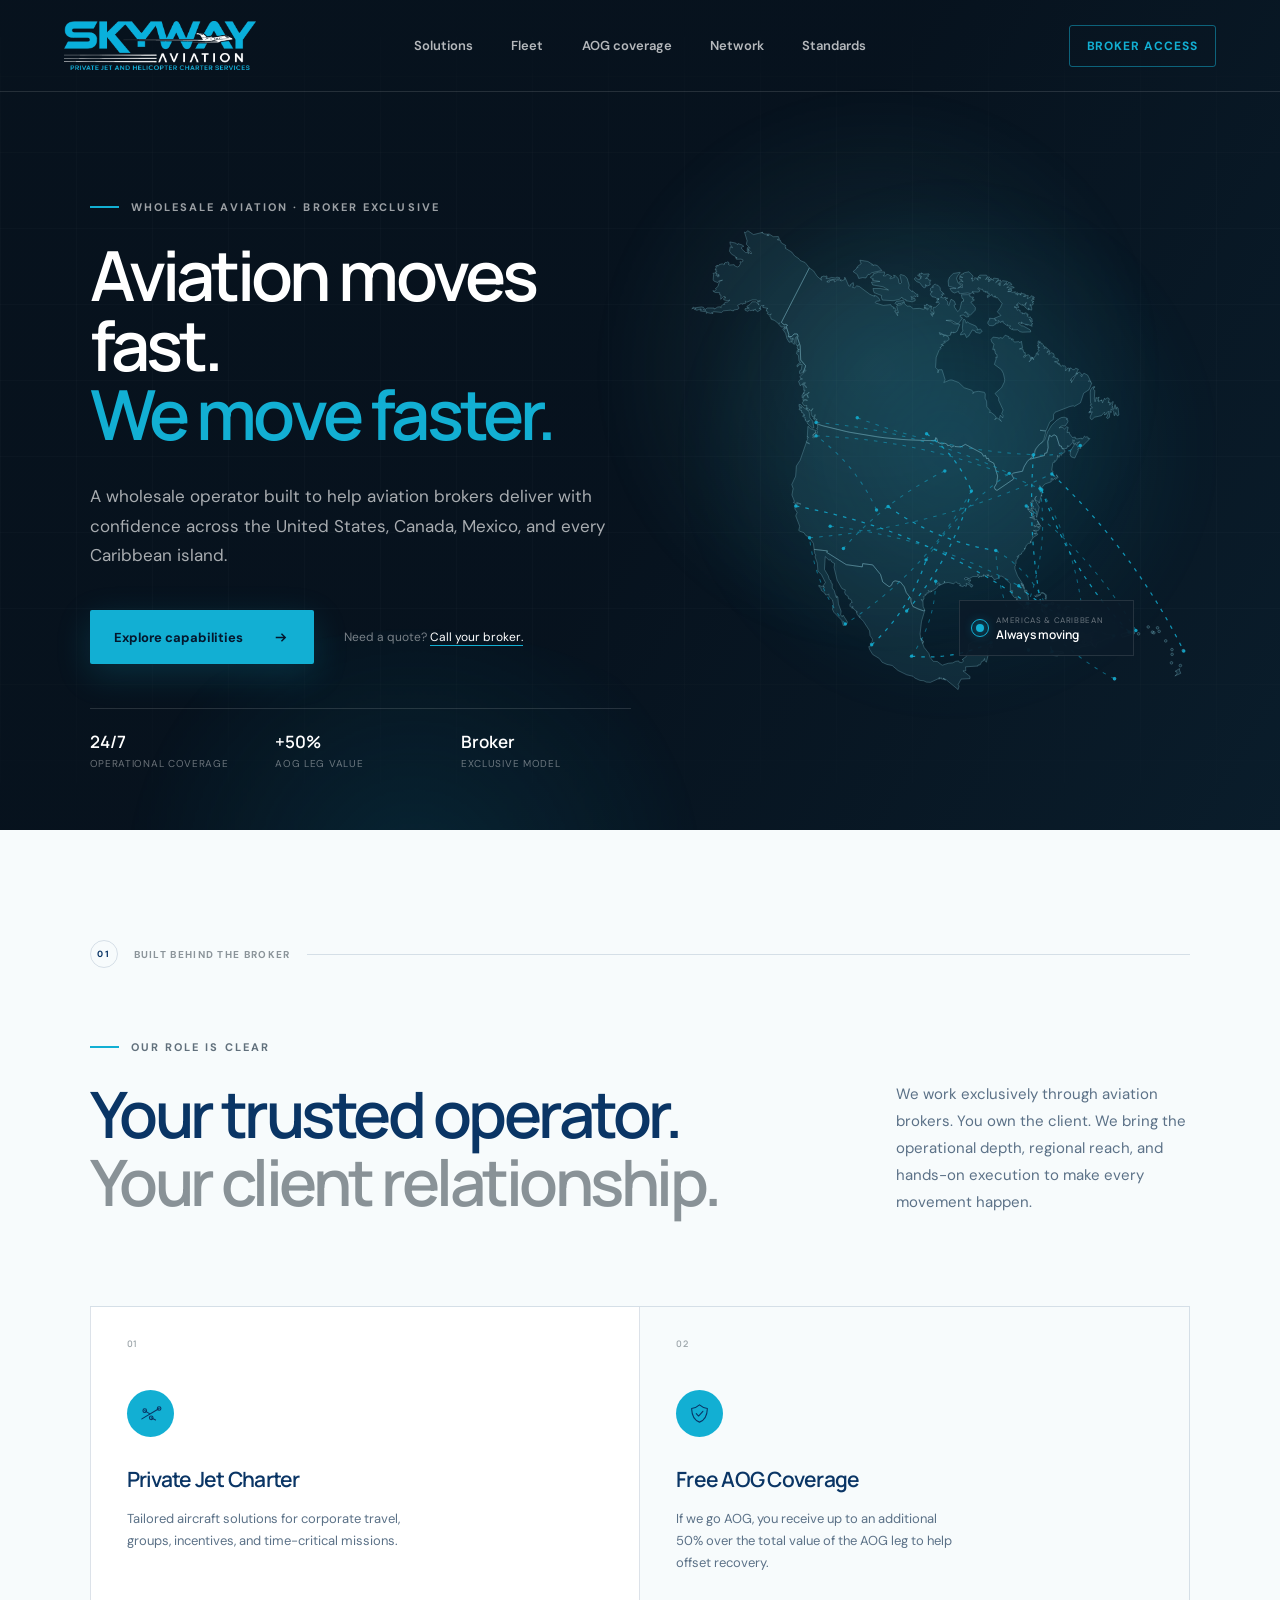
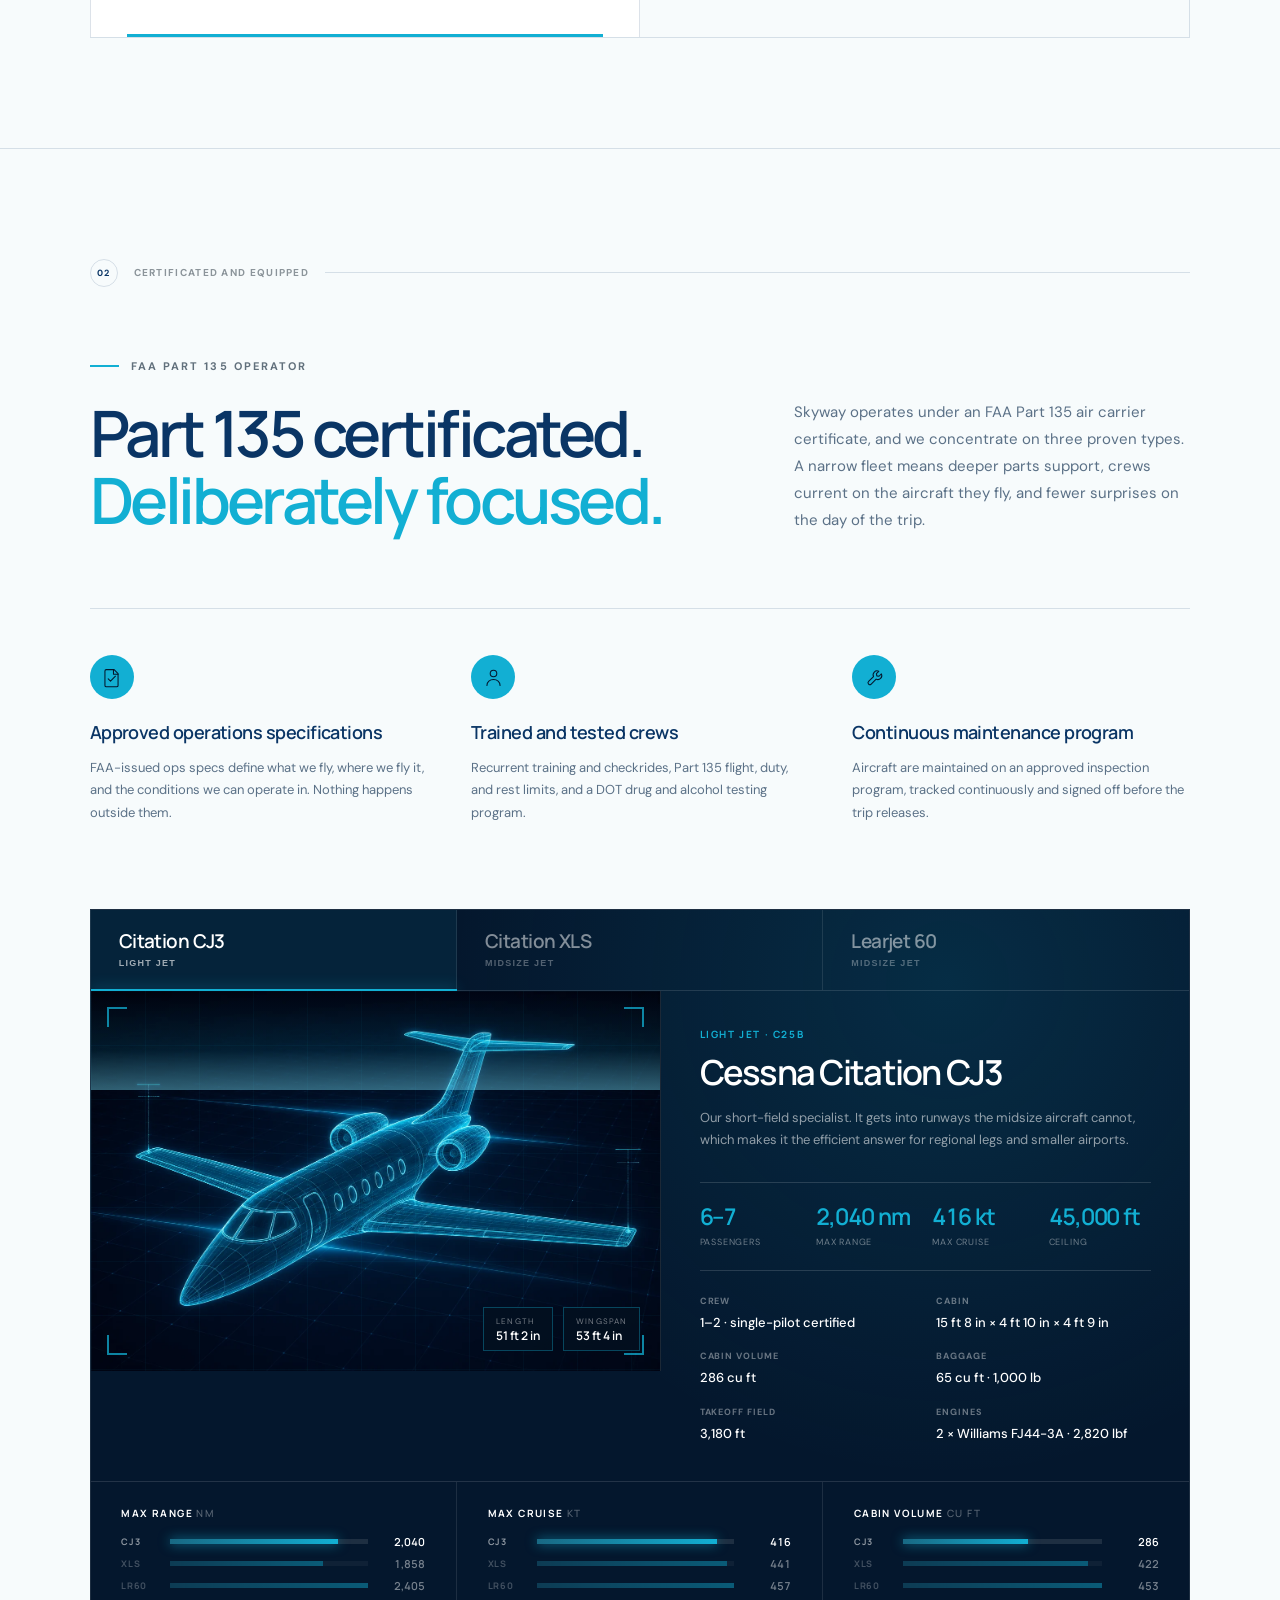
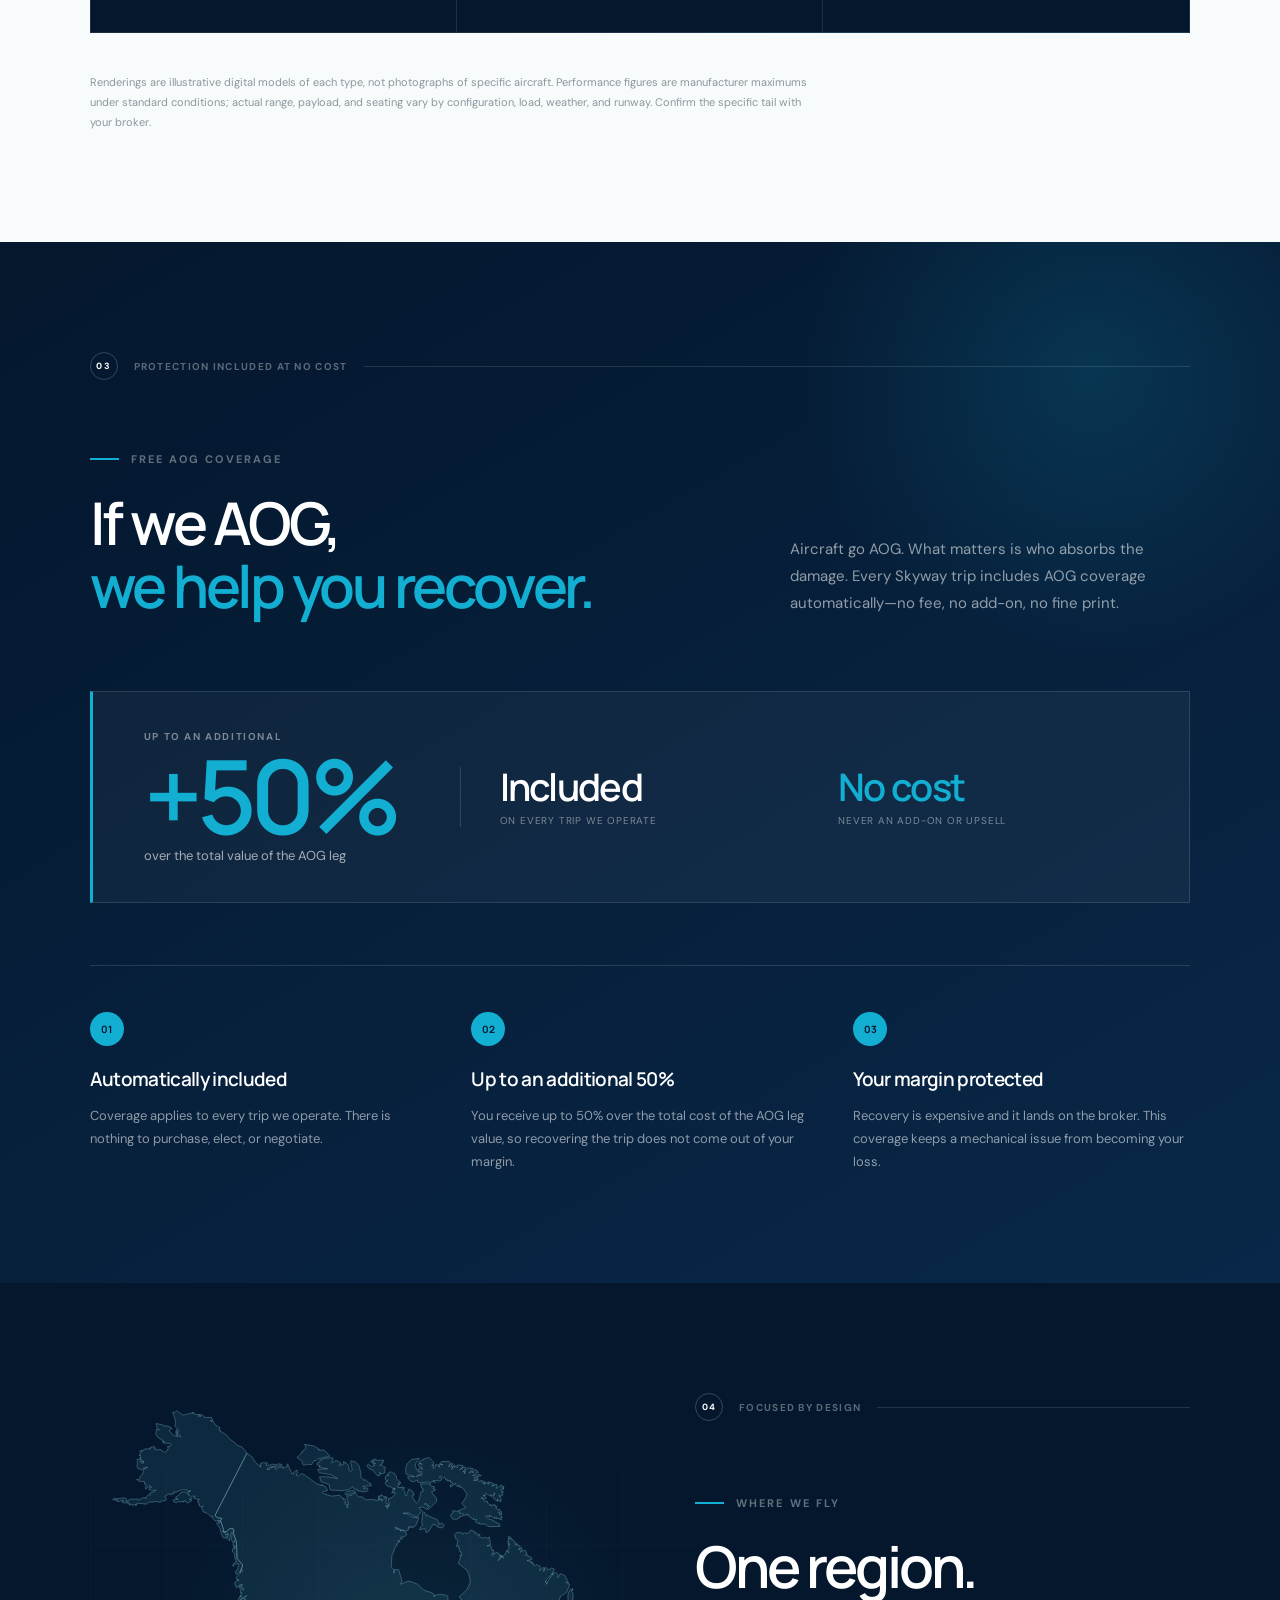
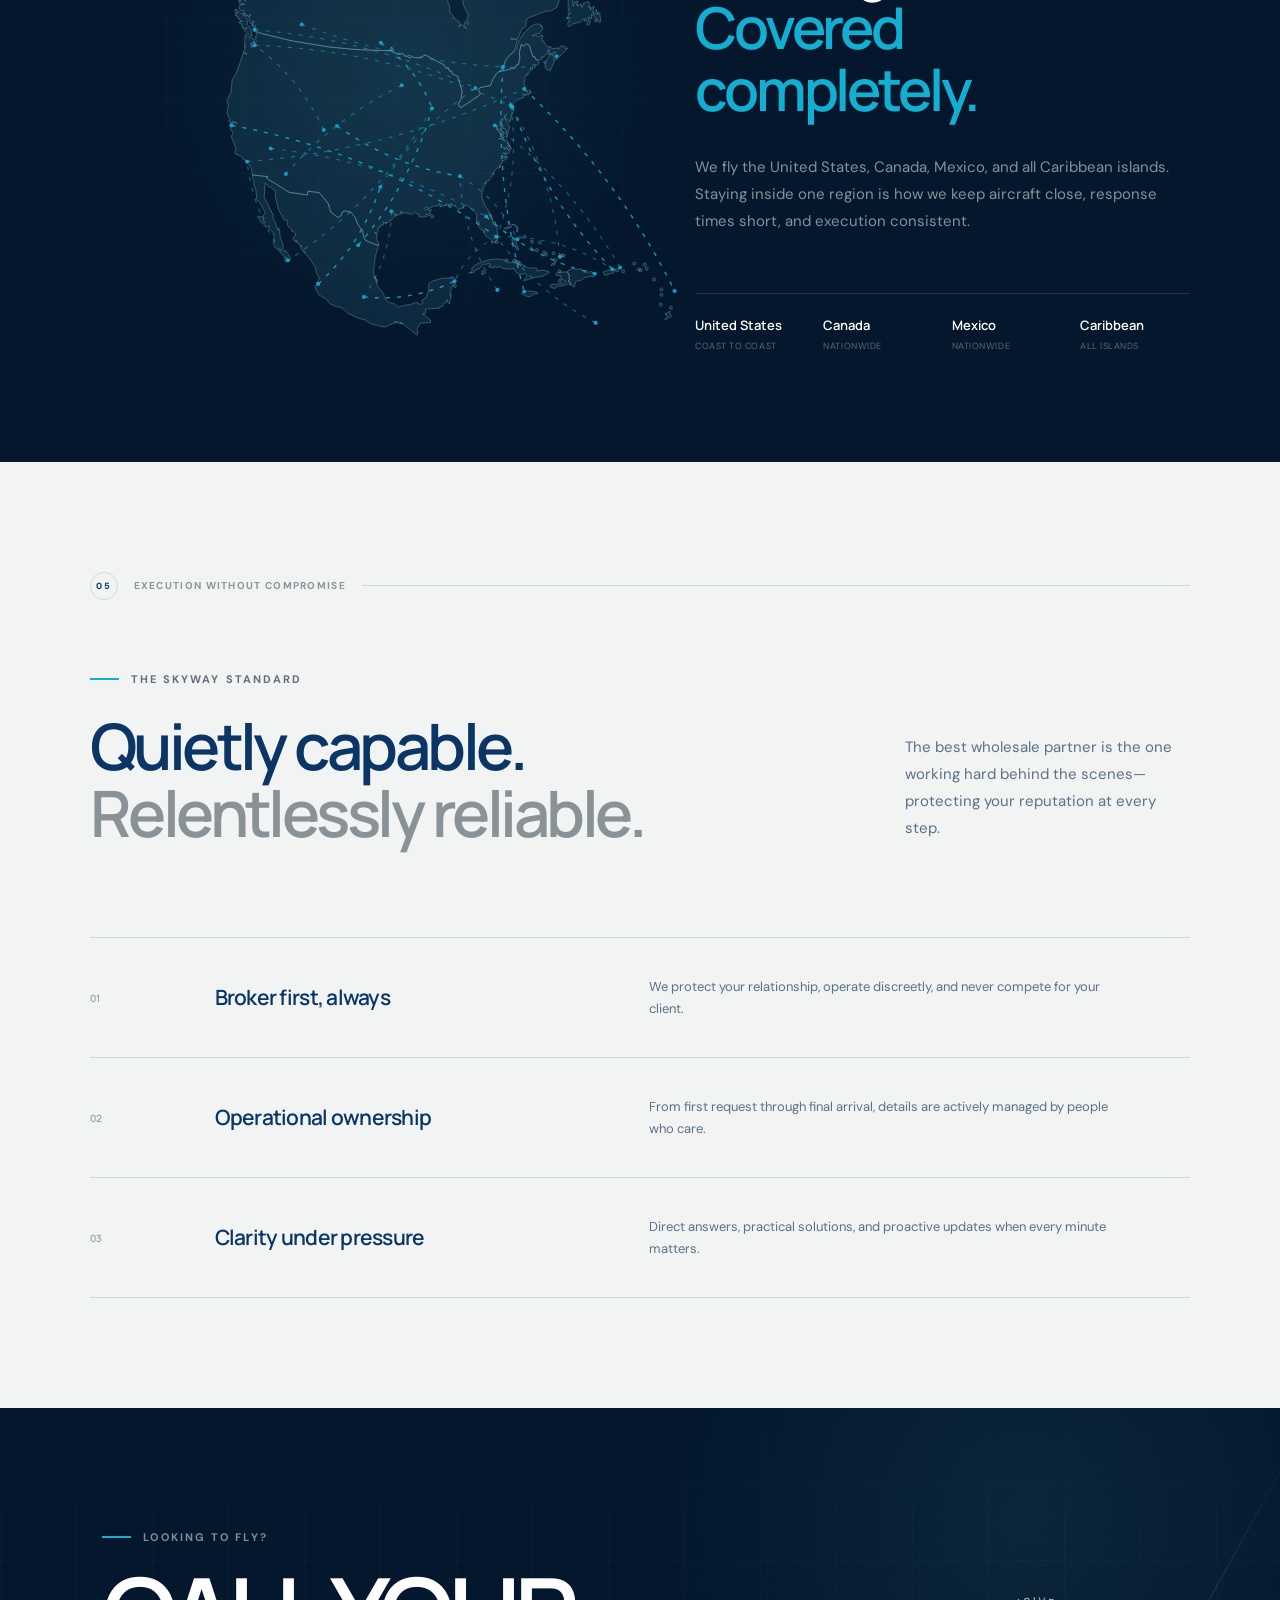
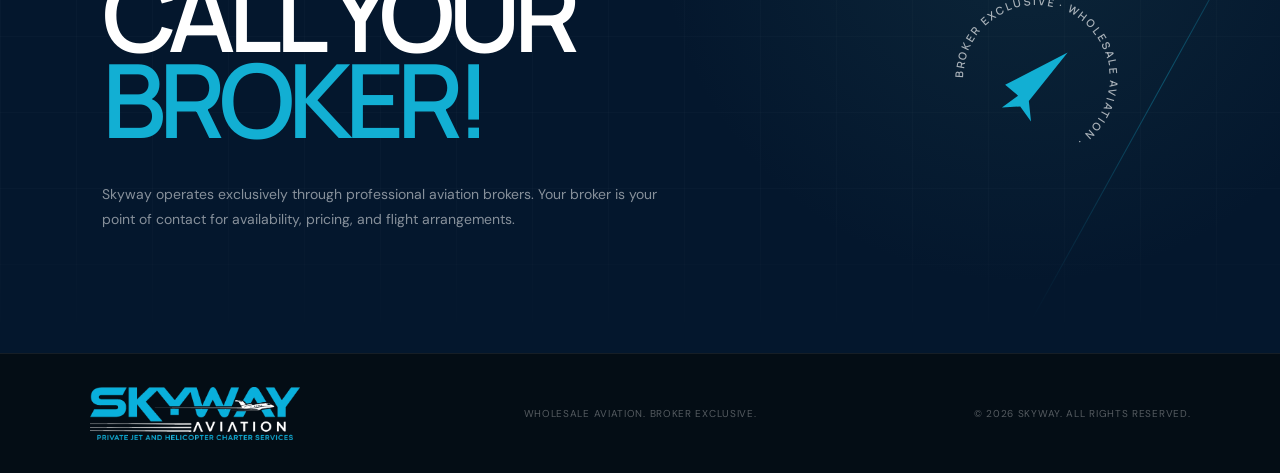
<file: index.html>
<!doctype html>
<html lang="en">
  <head>
    <meta charset="UTF-8" />
    <meta name="viewport" content="width=device-width, initial-scale=1.0" />
    <meta
      name="description"
      content="Skyway Aviation is a broker-exclusive FAA Part 135 wholesale operator flying Citation CJ3, Citation XLS, and Learjet 60 aircraft across the United States, Canada, Mexico, and the Caribbean."
    />
    <meta name="theme-color" content="#04172d" />
    <title>Skyway Aviation | Wholesale Charter, Broker Exclusive</title>
    <link rel="canonical" href="https://flyskyway.com/" />

    <meta property="og:type" content="website" />
    <meta property="og:site_name" content="Skyway Aviation" />
    <meta property="og:url" content="https://flyskyway.com/" />
    <meta
      property="og:title"
      content="Skyway Aviation | Wholesale Charter, Broker Exclusive"
    />
    <meta
      property="og:description"
      content="A broker-exclusive FAA Part 135 wholesale operator flying Citation CJ3, Citation XLS, and Learjet 60 aircraft. Free AOG coverage on every trip."
    />
    <meta property="og:image" content="https://flyskyway.com/assets/og-image.png" />
    <meta property="og:image:width" content="1200" />
    <meta property="og:image:height" content="630" />
    <meta
      property="og:image:alt"
      content="Skyway Aviation — wholesale aviation, broker exclusive"
    />
    <meta name="twitter:card" content="summary_large_image" />
    <meta
      name="twitter:title"
      content="Skyway Aviation | Wholesale Charter, Broker Exclusive"
    />
    <meta
      name="twitter:description"
      content="A broker-exclusive FAA Part 135 wholesale operator flying Citation CJ3, Citation XLS, and Learjet 60 aircraft. Free AOG coverage on every trip."
    />
    <meta name="twitter:image" content="https://flyskyway.com/assets/og-image.png" />

    <link rel="icon" href="/favicon.ico" sizes="any" />
    <link rel="icon" type="image/png" sizes="32x32" href="/assets/favicon-32.png" />
    <link rel="apple-touch-icon" href="/assets/apple-touch-icon.png" />
    <link rel="manifest" href="/site.webmanifest" />

    <link rel="preconnect" href="https://fonts.googleapis.com" />
    <link rel="preconnect" href="https://fonts.gstatic.com" crossorigin />
    <link
      href="https://fonts.googleapis.com/css2?family=DM+Sans:wght@400;500;600&family=Manrope:wght@500;600;700;800&display=swap"
      rel="stylesheet"
    />
    <link rel="stylesheet" href="styles.css" />

    <script type="application/ld+json">
      {
        "@context": "https://schema.org",
        "@type": "Organization",
        "name": "Skyway Aviation",
        "url": "https://flyskyway.com/",
        "logo": "https://flyskyway.com/assets/skyway-logo.png",
        "image": "https://flyskyway.com/assets/og-image.png",
        "description": "A broker-exclusive FAA Part 135 wholesale aviation operator flying Citation CJ3, Citation XLS, and Learjet 60 aircraft across the United States, Canada, Mexico, and all Caribbean islands.",
        "slogan": "Wholesale aviation. Broker exclusive.",
        "areaServed": [
          { "@type": "Country", "name": "United States" },
          { "@type": "Country", "name": "Canada" },
          { "@type": "Country", "name": "Mexico" },
          { "@type": "Place", "name": "Caribbean" }
        ]
      }
    </script>
  </head>
  <body>
    <div class="site-shell">
      <svg class="map-sprite" aria-hidden="true" focusable="false">
        <symbol id="coverage-land" viewBox="0 0 1000 940.7">
          <path d="M242.3 287.4L242.9 284.3L233.4 273.4L232.4 245.4L227.2 229.9L228.1 226.0L226.6 222.1L220.2 222.1L216.0 227.0L209.1 227.6L210.0 223.1L205.1 207.7L207.4 204.8L203.6 203.2L200.9 204.1L195.4 199.4L250.4 92.2L258.8 98.2L265.7 108.8L274.6 116.5L272.5 112.4L274.6 112.0L273.3 110.3L279.0 108.2L282.5 109.6L283.7 107.5L285.6 110.5L282.9 112.7L289.0 112.9L293.8 111.0L301.5 111.9L304.9 110.4L310.2 111.6L309.6 113.8L289.7 116.1L285.0 118.9L285.6 120.5L285.6 119.1L289.4 120.6L289.7 117.7L296.1 115.8L300.0 117.1L299.4 119.9L306.0 116.0L313.3 115.6L311.3 116.9L312.7 118.0L320.8 114.6L318.9 112.0L320.4 110.6L327.8 127.8L330.9 128.2L330.8 125.3L336.7 121.1L337.4 127.0L335.1 130.4L339.5 131.4L343.6 127.4L348.7 128.8L369.3 144.1L378.6 148.2L377.9 146.4L381.3 147.1L386.4 150.9L389.2 155.8L388.2 157.2L382.1 157.7L379.8 160.1L381.3 161.4L395.9 166.0L410.4 164.4L412.5 168.0L415.8 169.0L416.5 172.4L418.1 170.4L421.2 175.1L420.9 177.1L418.0 176.8L424.2 186.3L422.2 179.0L425.5 180.4L422.2 168.2L423.5 165.7L431.6 164.6L435.9 160.3L431.8 160.8L430.7 162.6L425.0 162.2L424.1 164.1L420.7 163.9L418.7 161.8L421.5 158.4L434.0 156.1L436.6 157.5L437.8 162.7L442.5 167.4L448.4 167.3L454.7 172.4L467.0 171.8L474.4 173.5L477.4 172.6L476.2 169.3L482.9 175.0L484.4 172.1L478.7 171.2L476.2 165.7L478.6 166.3L481.1 165.5L480.4 163.9L483.3 164.2L485.7 167.2L488.9 166.6L487.2 169.9L491.5 167.3L489.2 176.4L490.5 179.4L493.0 178.8L494.8 182.6L488.8 182.1L492.6 187.6L491.1 183.5L494.9 183.4L495.7 179.5L493.4 173.6L494.4 170.1L498.6 169.4L505.9 162.6L503.5 158.1L502.3 160.7L499.3 160.5L502.1 156.6L501.1 154.4L504.6 153.1L504.0 155.4L505.1 152.3L501.0 152.7L498.9 150.4L491.5 148.7L488.3 143.9L489.7 140.4L492.0 140.0L492.0 138.3L489.9 138.9L488.4 137.0L488.9 132.1L491.0 130.1L493.7 131.0L494.5 129.2L492.0 128.3L498.0 123.7L500.3 126.1L503.3 126.3L507.7 131.6L507.7 136.2L515.7 143.7L511.5 143.2L510.5 144.8L513.5 145.4L508.6 150.0L514.1 151.4L518.0 149.9L516.8 151.3L522.5 151.8L518.0 154.1L522.5 158.7L522.3 163.7L524.6 166.2L529.0 153.8L535.2 157.4L538.1 164.1L535.2 165.1L535.7 169.2L542.0 178.2L546.3 174.0L549.8 159.0L554.3 157.2L552.9 156.6L553.9 153.7L550.8 152.1L549.3 145.0L565.4 144.8L566.8 145.6L565.0 147.2L568.3 149.6L573.2 149.7L570.5 153.8L573.8 153.7L574.7 155.9L567.9 159.5L576.8 169.9L576.6 175.3L566.5 185.7L558.8 179.0L557.0 178.5L555.6 180.2L557.7 179.6L561.1 182.4L564.0 188.0L559.5 188.7L553.1 184.8L546.7 186.0L547.0 188.1L551.6 190.7L543.6 201.5L540.4 201.6L529.1 195.0L518.9 195.4L528.1 197.0L534.3 202.1L546.4 203.1L540.9 216.8L536.6 219.7L534.1 218.3L534.6 220.1L528.8 218.3L530.1 220.6L528.1 220.4L528.4 224.2L524.3 225.9L514.5 223.6L505.8 219.2L506.8 222.9L508.6 223.1L507.9 221.7L515.7 224.8L513.8 226.7L517.7 224.7L523.4 227.8L525.4 232.7L520.8 236.4L514.9 236.5L517.8 239.4L513.8 240.1L512.5 242.8L514.1 245.2L509.6 242.7L511.6 244.7L508.9 248.6L507.3 248.5L509.1 250.8L505.2 254.7L499.8 268.2L498.6 287.9L503.4 292.8L503.2 298.6L504.6 292.5L511.3 292.4L517.3 311.9L514.8 317.6L526.9 312.6L530.7 312.6L544.0 317.5L554.8 327.8L568.8 332.4L572.7 335.6L572.0 339.5L574.0 336.4L582.6 334.9L594.4 336.8L596.3 340.2L595.9 348.5L598.9 354.2L599.4 365.6L606.1 373.3L604.7 376.5L607.7 376.3L615.9 382.9L617.7 386.7L615.0 391.0L617.6 387.9L620.7 387.7L628.1 394.1L623.9 388.6L626.0 381.7L630.6 387.2L631.2 382.7L628.5 379.1L631.4 371.5L622.7 352.7L622.6 347.6L615.5 339.2L628.4 327.8L633.9 316.5L634.5 311.2L631.9 299.9L628.0 292.4L614.2 282.0L617.6 271.5L617.0 267.4L619.8 268.2L619.1 262.2L616.9 261.7L615.3 257.3L616.2 255.5L614.1 254.5L615.0 252.0L611.0 252.6L613.5 241.9L609.5 238.9L607.6 233.1L611.7 228.3L622.4 229.7L622.9 231.4L625.4 229.0L630.5 230.6L635.4 224.5L642.9 227.5L643.3 231.3L644.8 229.8L646.9 230.6L648.6 232.2L647.7 233.8L649.7 231.9L651.4 232.4L650.6 235.1L654.3 238.0L662.1 237.2L664.7 239.5L667.2 236.2L669.7 249.2L663.4 251.6L669.9 251.4L672.4 258.9L674.8 258.8L675.2 264.9L673.2 264.3L671.4 267.6L674.2 267.8L676.9 264.2L680.7 262.8L683.5 264.3L686.0 272.0L682.3 276.9L686.0 273.6L687.0 267.0L688.6 269.3L688.1 271.7L689.1 267.5L691.3 272.9L691.2 269.7L695.8 264.2L696.9 259.5L700.9 263.4L698.9 258.4L702.3 253.8L699.5 252.4L701.0 250.5L699.9 248.6L703.1 248.7L700.0 247.5L698.8 244.5L701.5 243.7L699.9 242.2L700.4 235.9L702.7 236.0L703.7 237.1L702.1 239.9L705.0 238.2L706.9 242.2L707.6 240.8L711.0 244.1L710.3 246.3L714.7 247.5L711.7 250.6L716.4 248.7L717.1 251.4L718.6 250.8L720.7 253.0L717.9 259.1L719.5 256.5L723.5 254.9L721.2 262.6L725.8 258.8L730.5 260.7L731.9 264.7L728.9 267.6L733.2 267.0L733.7 269.5L739.2 270.9L740.6 275.4L732.3 276.7L738.9 278.4L738.0 280.2L741.9 279.7L740.5 282.2L743.0 281.5L743.5 284.6L746.7 285.4L748.7 283.4L751.1 285.8L752.4 284.4L755.0 288.0L754.2 294.7L758.9 289.0L761.9 289.9L761.0 295.8L763.0 289.1L765.1 289.0L768.3 292.4L771.4 292.2L773.9 289.5L779.4 291.6L773.7 302.4L766.3 308.8L765.2 312.9L763.1 312.8L766.1 314.2L765.6 317.8L774.0 303.4L778.5 299.8L775.6 300.6L775.2 299.4L781.8 297.3L785.9 301.3L784.1 304.8L786.3 306.1L788.3 301.0L790.8 299.5L797.6 303.1L802.1 312.1L798.9 315.1L803.5 314.1L804.0 315.7L802.1 316.0L805.9 318.4L800.4 331.6L789.8 338.6L783.5 357.5L771.5 364.5L769.3 363.3L762.8 364.7L733.4 376.1L730.8 380.3L730.2 390.3L723.4 394.7L716.1 412.0L703.9 411.5L715.6 413.6L711.5 429.3L708.1 435.4L703.2 438.3L695.4 447.5L692.7 455.2L688.6 459.8L686.0 459.9L689.7 461.9L678.8 472.9L671.4 485.2L669.5 492.0L652.0 495.5L648.3 498.5L652.1 506.1L651.3 507.9L619.4 529.7L615.8 527.9L614.1 523.5L618.8 515.7L620.6 501.5L613.1 476.3L602.9 470.8L603.6 468.1L602.1 466.5L598.9 467.4L596.6 460.9L593.1 462.6L589.5 456.5L557.1 439.2L548.1 444.3L536.8 443.5L535.3 442.0L530.2 444.5L525.8 441.1L522.3 441.6L521.5 439.4L517.1 436.9L511.0 438.4L503.1 435.3L501.1 427.2L498.5 426.3L498.5 431.8L478.3 431.7L431.1 429.5L384.1 424.6L323.2 414.1L277.3 403.0L264.9 398.2L263.7 399.3L263.5 395.0L266.9 393.9L263.4 393.7L265.5 389.2L261.6 392.3L258.4 388.3L259.3 386.5L260.1 389.0L262.4 388.3L260.2 386.8L262.3 381.2L261.5 380.4L259.9 384.6L257.1 385.3L254.2 380.6L253.7 374.4L257.2 368.6L254.1 373.1L250.7 372.3L250.9 370.0L249.3 372.3L245.9 370.7L243.5 368.5L248.3 368.3L243.4 367.1L245.2 365.3L245.1 361.9L243.6 363.5L240.0 363.1L236.3 357.5L240.7 352.0L246.7 352.6L241.8 350.8L238.1 353.1L237.7 349.9L240.6 343.0L244.0 341.7L245.7 341.7L248.2 347.6L246.4 341.0L249.6 337.6L249.5 336.2L248.2 338.6L241.1 341.7L236.3 347.7L236.1 342.0L241.1 337.8L237.8 339.4L242.0 332.6L239.3 332.9L239.6 328.2L236.8 321.2L239.9 319.7L238.8 321.5L244.7 328.0L243.6 324.4L240.5 322.2L240.8 319.4L243.0 318.5L239.8 317.6L232.5 323.9L229.2 315.5L233.4 310.8L236.9 310.6L233.3 310.0L232.0 305.9L243.4 294.3L242.3 292.4L238.0 298.4L242.3 287.4ZM684.3 468.3L712.6 461.2L713.2 456.8L717.3 456.0L719.9 445.7L719.2 433.7L722.6 421.2L726.2 424.0L731.6 420.4L736.3 422.9L742.2 441.9L745.9 442.6L747.0 447.3L750.4 447.8L753.1 452.2L752.0 454.9L746.8 458.1L745.7 461.3L744.3 459.9L741.7 460.6L742.0 464.4L739.2 464.0L738.6 460.6L737.5 469.0L733.8 472.5L733.1 471.0L732.6 474.5L730.1 474.3L728.8 477.1L727.0 490.4L729.8 492.7L726.9 497.9L730.2 498.6L734.9 504.5L738.6 502.4L735.4 499.5L736.6 499.1L739.6 504.3L733.6 508.2L732.5 505.8L729.0 510.1L728.2 506.4L727.3 507.7L725.8 506.3L726.1 512.6L713.3 517.3L705.0 527.3L703.5 520.2L705.0 524.8L703.1 531.1L706.3 532.2L707.4 541.2L706.6 538.6L703.0 554.0L701.6 555.1L701.5 552.2L694.3 548.6L694.3 544.1L697.1 540.6L693.2 546.6L702.4 562.7L697.4 582.8L696.3 579.4L697.7 570.8L695.8 571.0L694.5 565.4L692.8 567.0L690.2 565.2L689.7 562.9L692.1 562.0L689.8 560.5L688.7 561.5L689.9 559.1L688.2 558.6L689.6 555.7L688.2 554.4L689.3 551.5L691.2 551.0L689.9 550.8L690.8 549.1L688.8 548.8L686.3 554.3L684.7 554.0L686.6 555.7L685.4 556.9L689.1 566.5L685.9 564.6L690.5 570.4L682.9 566.6L680.7 567.6L681.3 560.3L679.9 564.9L680.4 568.5L682.7 568.0L691.9 573.0L691.7 576.3L690.2 576.5L682.6 570.8L693.4 579.6L691.8 582.2L688.1 579.5L693.5 583.7L693.2 586.1L690.2 583.3L683.6 583.1L689.9 584.1L692.6 587.7L697.5 586.4L705.6 600.9L698.8 589.9L701.8 597.4L697.9 595.7L698.3 597.6L694.5 600.4L692.1 597.7L692.9 601.5L699.7 599.9L700.4 603.9L701.9 599.6L703.2 601.0L703.7 603.9L700.4 608.9L697.0 609.0L695.7 607.3L694.3 609.0L690.9 608.3L697.2 610.8L695.2 615.4L691.7 613.7L693.1 615.3L698.6 614.7L699.2 616.7L690.9 622.0L689.3 620.4L690.2 623.3L687.0 627.5L686.1 632.7L685.2 629.5L685.2 633.3L681.0 634.0L676.9 637.6L674.3 645.1L673.6 642.9L673.7 646.8L667.4 652.7L667.7 654.7L660.5 658.2L662.5 659.2L661.6 661.3L658.8 659.4L660.5 662.5L656.7 668.1L656.8 673.1L654.9 676.0L656.1 677.1L654.6 678.3L654.6 684.1L659.8 697.9L671.1 714.9L673.2 723.0L670.0 714.6L669.4 717.3L666.8 711.7L668.7 716.8L680.5 737.5L681.9 751.3L680.2 758.7L676.2 761.9L671.7 762.8L671.0 760.5L673.5 760.8L667.2 753.7L662.7 752.2L658.7 745.6L659.8 742.6L657.6 744.8L657.1 739.1L654.6 741.0L651.9 738.4L647.8 732.7L650.6 727.1L647.3 726.1L648.4 728.6L647.0 729.8L645.6 728.0L645.7 713.0L631.8 700.0L627.5 698.0L624.6 698.9L624.0 701.2L613.8 705.7L613.1 703.0L609.0 699.9L609.6 697.4L607.6 699.3L599.8 696.9L603.5 696.4L601.9 695.3L591.4 698.5L593.7 697.0L593.4 695.0L590.5 698.6L588.3 699.5L588.5 698.0L582.4 700.9L584.8 699.8L581.8 694.3L580.8 699.1L572.0 699.1L564.5 703.2L558.2 700.7L555.9 702.1L555.1 704.1L557.9 705.6L562.8 703.2L562.0 705.6L564.2 707.0L566.7 704.7L567.5 707.9L563.5 711.1L572.0 716.5L570.6 719.2L568.1 719.9L567.1 716.9L558.5 712.6L559.9 715.4L558.3 718.8L556.2 716.2L552.0 718.8L545.7 716.8L547.3 716.4L546.0 712.9L542.9 713.2L538.4 709.4L534.3 713.5L523.7 710.7L516.3 711.7L516.0 708.0L515.6 712.2L505.6 716.7L508.3 714.4L505.4 714.4L505.8 711.5L502.6 712.2L504.2 717.0L499.8 722.8L488.6 729.6L491.2 727.6L486.1 728.1L483.9 726.4L486.4 730.0L483.4 731.7L482.3 730.5L481.5 733.8L477.8 734.4L478.7 736.7L474.5 738.7L476.1 741.1L474.3 746.0L470.4 744.1L471.3 746.5L473.7 747.2L474.2 757.9L477.5 765.3L474.8 766.6L464.0 763.0L454.1 758.0L450.3 749.2L450.0 742.2L441.1 730.8L436.4 718.3L429.0 709.4L419.6 707.5L415.5 708.9L411.8 716.3L407.3 719.1L394.8 709.9L390.3 694.9L374.9 676.2L355.3 673.7L354.5 680.1L323.0 675.7L284.4 651.4L286.2 648.7L259.7 645.7L258.5 634.2L253.4 626.7L250.0 625.5L249.9 621.4L243.5 618.5L239.8 612.9L230.9 609.8L229.6 607.9L231.4 600.2L223.6 579.9L226.4 572.8L221.9 566.2L222.2 561.2L223.8 557.8L226.2 563.3L225.9 555.2L233.9 556.7L225.7 553.1L223.2 557.2L220.1 552.8L219.1 553.5L220.9 550.9L216.1 538.7L218.5 526.1L215.9 518.1L223.4 501.9L224.9 481.7L232.2 470.5L244.4 435.5L250.7 438.4L249.1 436.2L243.9 434.5L247.1 429.6L246.1 426.2L248.8 425.5L246.8 423.8L246.3 424.9L247.6 403.5L252.8 408.4L262.6 411.7L262.6 415.6L256.5 421.4L258.4 421.6L257.6 420.3L263.8 415.4L260.9 424.1L258.9 424.6L258.9 422.8L256.4 425.1L259.1 426.3L263.1 423.5L266.6 414.8L264.9 412.1L266.3 410.4L264.8 407.4L266.4 407.3L266.9 404.9L266.0 399.8L330.3 415.6L398.5 426.4L445.6 430.5L489.2 431.8L498.5 431.8L498.5 426.3L500.3 426.6L503.1 435.3L511.0 438.4L517.1 436.9L521.5 439.4L522.3 441.6L525.8 441.1L530.2 444.5L535.3 442.0L536.8 443.5L548.1 444.3L557.1 439.2L589.5 456.5L593.1 462.6L596.6 460.9L598.9 467.4L602.1 466.5L603.6 468.1L602.9 470.8L613.1 476.3L620.6 501.5L618.8 515.7L614.1 523.5L615.8 527.9L619.4 529.7L651.3 507.9L652.1 506.1L648.3 498.5L652.0 495.5L669.5 492.0L673.5 481.1L680.4 470.7L684.3 468.3ZM259.7 645.7L286.2 648.7L284.4 651.4L323.0 675.7L354.5 680.1L355.3 673.7L374.9 676.2L390.3 694.9L394.8 709.9L407.3 719.1L411.8 716.3L414.0 710.4L418.7 707.5L429.6 710.0L437.4 720.0L441.1 730.8L450.0 742.2L450.3 749.2L454.1 758.0L474.8 766.6L477.5 765.3L470.9 787.4L468.1 812.0L469.1 819.2L474.7 826.8L473.4 830.8L473.8 826.8L469.2 820.3L476.1 838.5L485.4 850.3L487.6 857.5L493.7 865.6L502.1 866.3L511.6 873.4L523.5 869.6L532.3 868.8L538.0 865.8L544.1 865.0L545.0 867.5L550.0 868.3L553.3 865.8L552.2 862.1L551.0 862.3L559.8 855.5L560.1 850.3L562.5 847.2L563.4 832.4L570.0 828.4L586.8 823.1L602.4 823.4L603.0 822.0L600.5 822.1L603.7 820.9L607.8 823.3L608.8 826.9L607.3 832.1L601.7 840.3L601.9 845.4L599.0 848.8L602.5 850.3L599.7 852.6L599.9 853.9L601.9 853.3L598.5 867.6L595.5 864.4L594.9 860.2L592.5 865.3L589.5 865.9L586.3 872.7L582.0 873.0L581.8 875.1L557.6 876.6L558.0 884.3L552.4 884.5L566.3 895.5L566.2 899.8L548.8 900.7L542.9 911.7L544.8 914.3L542.9 921.4L519.4 901.9L513.2 898.9L518.3 902.4L509.4 900.1L509.9 898.1L507.6 899.0L506.1 897.2L504.5 899.1L507.5 900.0L503.0 900.5L488.4 907.1L480.4 906.6L475.3 904.1L467.7 903.2L457.4 898.4L454.3 895.2L441.9 892.3L424.8 883.9L413.2 874.0L403.0 871.9L393.5 867.6L387.9 860.2L375.1 852.5L369.0 842.7L367.2 836.9L372.7 834.7L372.1 832.3L369.8 831.3L373.7 827.3L374.6 822.3L369.7 814.9L368.8 805.8L356.6 786.9L347.4 777.5L350.1 779.4L350.5 777.6L345.4 775.2L342.3 768.2L345.0 768.7L337.8 763.3L337.0 761.0L334.0 761.4L336.2 758.1L332.2 759.5L330.2 757.4L330.3 753.0L333.6 749.6L334.4 750.5L333.1 746.3L331.0 743.4L327.8 743.1L326.3 737.5L321.6 734.6L319.7 729.8L321.2 725.4L314.5 722.9L305.0 706.1L299.0 681.4L300.1 673.5L294.5 670.4L291.7 665.7L289.1 667.0L281.6 659.8L280.1 685.0L287.8 698.0L289.5 704.7L292.5 707.1L293.1 711.4L295.4 713.1L295.5 721.7L299.4 726.8L302.9 739.5L304.6 741.2L304.1 736.8L306.4 739.7L307.6 753.0L312.8 767.0L312.0 774.3L315.0 778.2L316.8 775.0L325.3 788.5L323.8 792.8L316.9 795.5L314.0 785.1L298.6 769.3L295.7 763.2L297.8 754.5L295.7 744.9L289.0 738.4L288.4 733.1L286.6 735.0L282.6 735.3L280.4 731.3L274.0 726.5L273.5 723.3L269.1 718.0L268.9 716.4L274.2 718.3L277.5 717.7L279.6 720.9L278.1 716.9L281.9 710.5L274.3 695.6L267.2 688.2L266.0 672.6L261.7 660.5L263.1 656.6L261.1 654.0L259.7 645.7ZM242.3 287.4L239.2 295.2L232.8 300.8L231.0 299.6L231.4 294.4L234.3 293.1L236.2 282.1L229.9 282.8L227.1 286.7L226.0 286.0L226.3 283.3L231.0 279.0L233.3 279.1L230.0 274.6L229.0 264.5L225.3 261.2L226.6 254.6L229.8 257.1L228.4 252.5L230.9 252.8L227.2 251.8L226.4 248.0L229.9 242.7L226.1 245.5L223.7 241.0L225.2 227.1L223.1 229.5L220.4 242.8L216.1 238.5L217.5 232.7L219.3 232.4L218.0 232.2L218.1 229.6L216.0 232.9L212.5 227.4L211.3 229.1L213.8 231.2L215.3 237.4L210.6 238.4L206.5 231.4L203.8 221.1L198.1 212.8L202.3 208.3L201.7 213.2L203.3 210.8L204.9 211.3L203.2 207.8L195.2 208.5L190.4 203.0L191.7 200.4L189.2 201.4L182.3 195.7L174.5 192.7L175.2 191.0L172.2 186.4L175.7 183.1L170.4 184.7L167.2 181.3L169.7 180.0L165.0 176.0L166.6 175.7L166.5 172.7L168.9 171.9L159.0 169.9L158.4 168.3L161.6 166.2L157.1 166.0L154.1 168.2L154.2 171.4L151.3 171.6L155.0 172.4L155.2 174.0L148.9 178.2L144.1 175.0L144.2 173.3L140.5 176.4L140.9 174.3L139.1 176.1L138.3 174.8L135.5 176.6L133.1 175.1L128.8 177.5L123.7 175.1L124.3 172.2L132.1 171.0L128.9 170.9L127.6 167.8L133.9 163.9L137.5 158.9L144.9 158.9L151.6 165.5L148.2 158.6L154.1 157.1L149.4 157.7L146.0 155.1L138.1 155.1L127.3 159.7L124.8 157.5L124.6 162.3L120.3 161.9L119.9 163.8L116.2 162.3L109.3 165.8L112.1 171.1L110.4 173.4L101.9 175.0L101.0 176.9L95.4 175.3L81.6 176.7L77.6 179.8L62.2 178.3L60.3 179.1L61.0 181.6L58.7 182.1L59.0 180.3L56.1 181.6L50.3 180.2L47.8 181.6L49.1 178.7L36.8 177.1L35.1 175.8L36.8 174.3L38.1 175.2L36.9 172.9L29.3 175.5L26.7 174.9L27.1 171.6L24.5 174.1L22.6 171.1L19.2 172.5L22.2 169.7L25.0 170.8L38.5 168.9L42.3 169.9L43.9 171.7L42.3 174.8L43.9 174.0L45.7 176.7L46.1 173.3L50.2 171.0L63.1 171.1L63.8 173.1L70.2 169.1L74.9 168.7L76.9 170.6L77.0 167.6L80.7 163.9L84.2 164.1L83.1 162.1L84.3 160.1L90.0 159.0L94.3 155.2L90.2 156.7L82.1 155.1L82.4 151.2L84.1 149.9L85.8 151.6L84.9 148.9L81.8 148.5L76.1 154.1L76.5 145.5L74.3 145.3L73.9 140.9L65.1 140.6L60.6 137.3L64.2 137.6L67.4 134.6L65.9 132.7L70.7 128.7L73.7 118.7L79.7 116.4L72.2 117.7L70.3 121.1L62.8 118.1L61.3 115.1L62.2 104.8L60.9 103.0L66.9 101.8L68.3 105.3L66.4 106.9L69.8 106.7L69.6 109.7L72.7 109.4L71.1 106.2L73.2 107.1L72.9 105.7L70.7 105.7L65.7 100.0L68.5 99.3L67.0 96.9L68.0 95.9L65.0 96.3L67.5 90.7L66.1 89.2L67.0 88.1L69.2 89.2L68.8 87.0L71.7 88.4L73.3 85.6L79.2 84.2L81.5 85.8L84.2 84.4L82.5 84.4L85.0 81.4L88.0 82.1L89.5 80.1L92.1 81.8L92.6 84.4L91.0 85.0L93.5 86.6L102.6 85.8L103.4 87.9L108.6 90.4L112.4 89.0L114.9 83.7L114.0 79.9L117.9 80.7L119.7 79.2L119.8 76.4L115.9 75.0L107.2 75.2L107.7 70.9L106.0 73.4L104.7 69.4L97.6 65.5L93.4 59.4L94.8 50.6L99.4 52.6L95.0 46.2L94.1 41.1L105.8 43.5L109.1 46.8L110.0 44.4L118.2 47.1L121.7 50.4L120.6 49.4L117.0 52.3L117.4 54.9L125.2 62.2L129.3 61.7L130.5 64.2L131.3 62.5L128.2 58.7L128.6 52.5L130.5 51.8L130.1 59.4L133.8 63.9L136.8 64.1L135.2 60.1L131.3 58.2L130.8 56.1L134.0 53.5L126.6 45.8L128.0 38.8L122.8 21.7L125.0 22.7L129.5 19.2L140.6 26.7L158.9 22.2L156.8 23.0L162.5 25.5L168.3 25.9L167.1 29.6L168.9 27.8L170.9 29.0L168.7 25.7L171.5 25.7L179.6 30.9L189.5 30.6L191.5 36.0L187.7 36.0L187.9 37.3L193.1 37.5L195.4 43.3L203.5 47.8L204.2 49.3L202.3 50.6L204.7 53.1L203.2 53.6L215.8 61.1L221.3 68.4L229.9 74.2L232.0 77.5L242.1 81.7L250.4 92.2L195.4 199.4L200.9 204.1L203.6 203.2L207.4 204.8L205.1 207.7L210.0 223.1L209.1 227.6L216.0 227.0L220.2 222.1L226.6 222.1L228.1 226.0L227.2 229.9L232.4 245.4L233.4 273.4L242.9 284.3L242.3 287.4ZM542.0 132.2L546.9 130.0L551.4 130.9L551.3 124.1L547.8 123.7L544.5 120.9L547.3 117.8L552.9 119.3L549.7 116.7L550.7 115.8L546.9 115.8L545.0 112.7L546.7 110.0L552.1 111.1L545.5 108.5L550.4 104.2L553.7 104.2L552.9 103.1L555.2 101.7L564.2 99.8L572.5 108.4L568.4 114.1L571.4 112.1L570.7 118.3L575.6 114.4L574.2 112.9L575.4 111.5L580.0 112.6L580.4 115.1L582.9 116.4L581.1 114.3L581.4 111.4L587.9 112.2L582.3 110.0L585.5 106.5L598.6 106.5L600.4 109.0L597.1 115.5L601.5 110.1L605.3 110.6L600.9 114.7L603.6 114.5L603.2 119.9L604.7 114.6L607.9 112.4L606.9 116.9L608.9 114.3L612.5 116.9L611.3 114.3L612.9 112.3L622.2 113.5L621.8 116.7L616.6 121.2L620.6 117.6L626.2 116.1L626.5 119.1L621.6 124.7L624.7 123.1L625.0 127.5L626.0 121.7L630.6 117.3L640.0 118.9L632.5 126.4L638.8 122.7L638.3 125.6L639.8 125.6L642.2 120.3L646.8 122.3L648.6 125.5L644.2 126.3L638.5 131.2L649.5 128.6L653.4 131.0L644.0 133.1L641.1 135.6L647.7 134.0L648.4 137.4L640.4 138.8L646.9 138.8L649.0 140.5L655.8 139.2L654.7 141.2L656.2 144.1L657.8 144.0L657.3 141.9L659.3 140.3L659.7 146.0L661.6 142.3L662.6 143.9L664.4 142.7L666.1 145.9L665.2 143.6L667.3 140.9L667.7 143.9L669.6 142.6L675.1 144.3L675.1 147.1L671.3 148.4L676.4 147.8L677.3 146.0L680.9 146.6L679.0 152.7L686.0 149.1L686.8 146.9L692.6 149.5L692.3 151.4L688.6 151.6L692.8 153.7L687.2 155.3L688.1 157.4L692.0 158.6L688.5 160.1L690.7 161.8L690.0 164.7L687.0 165.6L684.5 163.8L684.2 166.5L686.2 166.4L687.7 171.1L687.6 175.3L682.3 173.8L681.7 170.9L681.3 175.0L673.7 168.7L676.9 160.2L674.7 164.2L670.3 166.7L670.5 163.9L668.4 165.5L661.3 161.2L659.7 162.5L661.1 165.5L656.8 164.8L662.4 168.8L661.8 170.3L658.9 170.8L654.3 168.4L652.8 169.5L656.3 170.1L659.8 175.8L661.7 174.2L665.1 175.9L664.1 177.4L670.0 182.8L669.6 180.4L673.2 183.0L674.1 180.5L677.8 181.5L679.1 182.3L678.1 184.4L681.1 184.4L678.7 187.1L682.2 189.6L685.2 188.6L684.9 190.3L688.1 192.1L688.6 198.4L683.2 192.9L686.1 199.0L689.9 202.4L686.9 203.3L688.5 207.1L679.7 203.3L680.1 204.8L678.8 204.7L676.4 202.1L676.9 204.7L667.0 198.6L669.1 202.3L663.4 199.8L661.0 200.8L667.7 206.1L670.8 206.3L684.9 214.2L685.7 218.1L668.7 218.6L664.4 217.5L660.1 214.0L652.2 214.2L650.0 213.5L650.5 211.8L648.2 213.1L643.1 209.7L646.3 206.6L640.2 206.2L640.4 203.9L638.6 205.3L630.9 199.4L631.5 196.8L627.6 197.8L627.2 199.9L622.2 195.7L620.9 196.5L623.3 199.1L622.0 200.6L616.8 200.9L616.9 202.7L611.4 205.9L604.5 205.6L601.2 201.1L601.7 197.4L605.1 194.5L604.6 191.2L614.2 192.2L617.5 196.6L617.6 194.3L614.2 191.3L627.1 185.8L620.0 178.6L626.3 169.7L629.4 162.2L620.1 150.5L617.1 151.2L616.0 147.2L614.5 147.6L615.6 149.2L613.2 149.4L609.8 147.1L609.7 144.2L600.8 150.6L600.2 146.9L604.0 145.5L604.0 142.6L599.6 141.4L600.4 138.9L595.8 140.2L596.7 138.3L592.6 138.3L590.7 134.0L588.0 134.6L583.0 131.1L581.6 133.8L584.9 135.1L585.3 138.1L582.0 139.8L570.5 139.0L574.7 142.9L570.8 141.0L567.0 142.8L562.0 141.5L547.6 142.9L544.5 141.9L543.7 138.3L536.1 141.6L530.7 139.1L526.6 132.9L539.1 132.4L524.2 128.2L523.4 118.0L526.2 110.3L533.4 103.2L546.4 101.0L547.3 102.1L542.5 106.6L539.7 112.8L543.0 122.0L550.0 127.4L542.0 132.2ZM395.5 107.7L400.4 108.0L402.5 105.1L405.3 105.2L412.4 109.4L408.5 112.7L409.6 113.5L417.8 110.8L416.0 106.7L419.3 107.5L425.1 113.0L426.8 122.5L428.7 123.8L431.7 121.2L428.6 107.0L429.9 105.1L437.6 107.6L442.6 112.5L446.7 126.3L445.5 132.0L450.1 137.4L452.8 139.0L453.1 137.3L460.8 143.9L463.4 144.0L464.0 149.0L461.0 147.2L459.5 148.9L457.1 147.1L454.5 150.4L450.1 148.6L452.0 151.1L451.4 154.3L457.0 151.3L458.8 155.1L458.3 156.9L452.3 158.9L440.0 156.7L440.6 154.8L434.4 153.2L432.6 149.7L427.0 154.3L415.0 156.7L394.1 155.5L392.2 150.9L392.5 146.6L377.6 140.8L375.5 132.7L390.1 132.8L406.1 135.7L395.4 129.3L374.9 125.7L372.4 120.4L389.1 118.8L375.1 116.8L373.8 115.7L376.8 114.2L370.6 111.5L371.4 109.1L375.9 107.1L375.8 104.0L386.1 100.6L398.1 100.1L398.6 104.3L395.5 107.7ZM750.4 447.8L748.3 448.4L745.9 442.6L742.2 441.9L736.3 422.9L731.6 420.4L726.2 424.0L722.6 421.2L719.2 433.7L719.9 445.7L717.3 456.0L713.2 456.8L712.6 461.2L684.3 468.3L693.1 459.9L694.6 450.7L701.7 440.7L713.5 430.3L718.7 414.7L726.2 402.5L737.4 391.4L745.5 386.6L751.3 385.8L757.2 387.9L758.2 389.4L755.6 389.7L758.5 391.0L758.9 395.0L753.4 403.1L747.1 402.6L741.4 407.0L744.1 405.5L749.0 406.2L752.1 408.9L756.3 404.8L759.3 405.6L757.1 416.0L761.4 415.2L762.1 418.6L767.7 425.7L773.4 424.9L772.9 427.3L776.7 428.5L785.7 427.0L785.8 428.4L788.2 428.0L791.4 422.9L794.0 425.3L796.2 423.9L798.0 425.0L799.3 426.6L798.2 428.2L802.2 427.8L786.0 444.0L783.3 444.3L784.2 447.2L780.0 446.1L779.9 448.6L778.0 448.3L779.1 451.2L772.3 466.1L765.3 463.9L763.2 459.5L764.1 452.7L762.4 454.2L772.8 437.9L777.0 441.3L776.4 438.5L781.9 434.2L769.1 438.9L771.6 430.6L770.3 431.5L768.3 430.0L768.5 434.7L761.0 443.6L758.6 443.0L758.8 441.3L756.7 447.0L750.4 447.8ZM811.3 325.5L811.2 327.8L808.2 330.1L811.7 333.3L810.7 350.0L812.3 355.5L814.3 346.7L815.5 348.9L820.2 346.1L817.5 353.1L819.3 351.5L818.9 355.2L824.2 352.2L825.1 353.6L825.2 351.4L826.8 357.5L830.7 348.6L832.3 351.0L835.3 347.8L838.7 348.1L840.2 350.3L837.9 357.1L840.1 355.7L839.9 357.4L842.2 357.2L840.7 362.1L847.2 354.7L848.0 355.7L845.8 362.7L846.8 364.1L844.9 366.1L846.8 365.3L847.0 369.9L849.2 369.8L851.5 360.9L853.6 370.2L855.0 365.3L857.4 367.7L859.1 381.5L855.8 383.2L852.6 376.6L851.2 382.2L849.6 382.3L848.7 373.7L843.4 369.4L843.9 376.5L843.1 374.6L841.1 378.2L840.3 386.2L836.7 388.4L834.8 386.9L839.9 374.2L835.3 376.4L834.8 379.7L830.2 381.2L831.7 379.1L830.5 376.0L824.7 382.7L811.2 385.8L805.8 390.6L803.2 389.0L802.2 385.4L806.8 375.2L799.9 377.4L801.5 373.8L801.5 375.4L803.3 375.4L803.0 367.9L806.8 367.8L805.5 364.5L802.8 363.2L803.5 360.5L805.5 360.4L803.3 358.0L802.6 337.7L803.4 332.2L806.9 327.0L809.9 327.1L809.5 325.6L811.3 325.5ZM667.1 791.6L681.8 790.1L685.7 791.7L692.6 791.3L700.4 796.7L707.8 796.0L722.3 801.3L723.8 799.9L728.8 802.1L726.2 803.1L727.9 804.6L729.6 802.8L733.2 805.7L749.3 806.1L750.4 809.0L749.2 811.0L759.9 809.5L770.0 812.3L770.5 813.9L759.2 820.2L758.5 818.9L757.1 820.9L745.8 821.9L726.5 827.8L732.7 818.8L730.5 815.9L719.0 816.5L713.6 813.4L709.3 806.6L701.4 808.2L689.8 806.1L686.1 803.2L679.4 805.0L677.1 802.6L676.2 805.0L668.9 804.6L665.7 802.7L670.1 800.5L668.1 798.3L656.9 799.7L649.8 807.2L643.4 808.8L642.2 812.1L636.5 815.2L636.3 813.0L632.2 815.0L638.2 810.8L637.3 806.7L640.7 802.2L650.0 796.8L667.1 791.6ZM373.0 86.1L375.8 85.9L375.8 87.8L379.1 86.2L384.1 87.6L393.0 97.3L373.2 101.7L369.4 105.0L365.7 105.1L361.5 112.1L355.5 111.2L347.5 113.0L344.7 105.3L336.4 99.4L342.7 94.2L343.6 91.6L346.0 91.2L345.4 89.0L352.3 84.0L349.7 77.0L365.6 79.6L374.1 85.1L373.0 86.1ZM807.8 834.7L806.8 830.7L802.9 828.1L805.7 825.5L804.0 822.3L805.4 819.4L801.8 812.5L804.0 809.4L811.5 807.2L822.0 808.2L824.8 806.9L828.9 811.1L835.3 809.6L831.0 813.1L843.6 812.4L849.1 815.0L846.3 821.5L842.4 819.9L838.0 820.7L831.7 822.5L823.5 827.9L821.0 827.0L816.4 829.1L813.4 838.9L807.8 834.7ZM559.1 200.9L561.4 198.1L564.3 200.8L577.8 206.5L580.9 211.7L580.0 214.5L586.4 212.5L590.4 216.2L586.4 220.9L577.5 218.9L576.5 216.2L570.9 214.1L563.9 226.0L559.4 229.1L556.2 221.7L547.6 224.1L548.6 219.8L552.5 216.3L551.2 210.8L552.9 194.2L554.3 193.0L556.4 194.3L559.1 200.9ZM471.1 102.3L475.3 104.7L485.4 103.9L486.2 105.6L483.0 107.3L484.8 108.5L478.8 113.1L482.9 112.3L485.5 116.6L488.3 115.8L489.0 117.5L487.1 120.0L488.1 125.4L482.9 127.6L479.7 127.2L479.0 125.0L479.6 129.7L477.1 131.2L474.1 130.1L467.2 121.3L461.4 119.2L456.6 114.0L459.4 110.8L464.0 114.9L468.1 114.6L468.6 112.4L470.0 113.2L468.0 110.0L471.7 110.0L469.0 108.3L466.3 109.1L463.1 106.7L466.0 105.6L468.2 107.3L466.2 103.7L471.1 103.8L469.9 102.8L471.1 102.3ZM237.9 365.8L249.9 374.7L251.6 387.3L257.1 393.6L259.3 406.6L256.8 407.2L247.5 399.3L246.0 396.6L250.4 391.7L248.6 394.2L243.7 393.8L241.7 390.8L243.6 390.0L241.4 388.3L242.2 386.2L237.3 384.3L238.2 382.0L241.8 381.9L238.9 380.3L236.9 376.2L235.0 376.5L235.1 372.6L233.9 373.5L233.5 371.6L230.2 371.0L231.4 366.6L234.5 368.3L235.5 365.9L230.5 365.4L230.0 360.7L233.3 360.9L237.9 365.8ZM801.8 812.5L805.4 819.4L804.0 822.3L805.7 825.5L802.9 828.1L806.8 830.7L807.8 834.7L803.4 833.2L793.2 836.8L786.4 837.1L781.9 839.0L780.6 841.4L772.2 838.5L772.4 835.2L774.3 834.2L793.4 832.8L798.2 829.6L798.2 828.2L791.0 824.4L791.1 819.2L781.7 818.4L782.1 815.6L787.3 813.2L801.8 812.5ZM736.0 845.4L748.6 847.1L751.0 849.9L742.6 850.8L741.7 852.7L739.4 852.7L738.7 855.2L731.0 854.4L722.5 849.5L727.9 846.1L736.0 845.4ZM877.5 808.5L884.0 807.3L884.7 809.0L881.4 813.9L865.9 818.6L863.6 814.1L864.4 811.9L877.5 808.5ZM980.8 889.3L969.1 894.6L973.6 890.2L972.4 886.0L969.5 885.4L976.6 881.1L978.7 880.2L978.0 882.9L980.8 889.3ZM713.2 761.7L713.9 765.0L710.7 768.2L708.9 765.5L706.2 765.3L705.1 764.4L707.4 763.6L706.3 756.1L709.4 757.0L713.2 761.7ZM661.3 814.8L656.5 817.2L653.4 815.5L656.1 815.2L654.3 812.7L655.2 810.4L658.8 810.7L661.3 814.8ZM715.5 767.8L714.5 769.2L716.9 769.1L717.9 774.6L715.4 774.9L711.4 769.0L715.5 767.8ZM716.1 743.9L713.7 742.7L715.2 740.5L714.1 734.9L710.2 731.5L705.0 731.7L709.7 730.8L716.2 734.9L716.1 743.9ZM781.3 796.8L780.3 800.1L773.9 801.7L775.1 798.3L778.8 797.9L780.5 795.3L781.3 796.8ZM699.0 735.4L705.8 734.6L696.6 739.1L693.3 737.0L695.8 738.1L697.6 734.6L699.0 735.4Z" />
          <circle cx="897.7" cy="811.7" r="2.6" /><circle cx="887.5" cy="809.7" r="2.6" /><circle cx="680.1" cy="761.0" r="2.6" /><circle cx="676.0" cy="728.2" r="2.6" /><circle cx="916.7" cy="798.2" r="2.6" /><circle cx="681.9" cy="842.9" r="2.6" /><circle cx="795.3" cy="784.6" r="2.6" /><circle cx="792.3" cy="784.1" r="2.6" /><circle cx="788.8" cy="786.3" r="2.6" /><circle cx="979.9" cy="874.1" r="2.6" /><circle cx="963.7" cy="852.0" r="2.6" /><circle cx="963.4" cy="842.7" r="2.6" /><circle cx="927.7" cy="809.7" r="2.6" /><circle cx="924.9" cy="808.4" r="2.6" /><circle cx="850.8" cy="899.9" r="2.6" /><circle cx="608.2" cy="836.8" r="2.6" /><circle cx="789.0" cy="828.0" r="2.6" /><circle cx="788.1" cy="811.4" r="2.6" /><circle cx="962.4" cy="868.8" r="2.6" /><circle cx="951.1" cy="825.6" r="2.6" /><circle cx="720.2" cy="798.7" r="2.6" /><circle cx="714.6" cy="794.9" r="2.6" /><circle cx="709.8" cy="793.6" r="2.6" /><circle cx="717.5" cy="796.5" r="2.6" /><circle cx="697.3" cy="792.9" r="2.6" /><circle cx="985.4" cy="844.7" r="2.6" /><circle cx="716.3" cy="756.3" r="2.6" /><circle cx="762.0" cy="779.2" r="2.6" /><circle cx="754.3" cy="762.2" r="2.6" /><circle cx="764.9" cy="782.7" r="2.6" /><circle cx="728.3" cy="752.2" r="2.6" /><circle cx="739.6" cy="773.0" r="2.6" /><circle cx="749.3" cy="775.0" r="2.6" /><circle cx="740.9" cy="760.7" r="2.6" /><circle cx="778.2" cy="780.5" r="2.6" /><circle cx="780.7" cy="792.4" r="2.6" /><circle cx="938.2" cy="806.9" r="2.6" /><circle cx="935.0" cy="799.9" r="2.6" />
        </symbol>
      </svg>
      <header class="site-header" id="top">
        <a class="brand" href="#top" aria-label="Skyway home">
          <img
            class="brand-logo"
            src="assets/skyway-logo-reverse.png"
            alt="Skyway Aviation — Private Jet and Helicopter Charter Services"
          />
        </a>

        <nav class="desktop-nav" aria-label="Primary navigation">
          <a href="#solutions">Solutions</a>
          <a href="#fleet">Fleet</a>
          <a href="#aog">AOG coverage</a>
          <a href="#network">Network</a>
          <a href="#standards">Standards</a>
        </nav>

        <a class="header-cta" href="#broker">Broker access</a>
        <button
          class="menu-toggle"
          type="button"
          aria-label="Open navigation"
          aria-expanded="false"
          aria-controls="mobile-nav"
        >
          <span></span><span></span>
        </button>
      </header>

      <nav class="mobile-nav" id="mobile-nav" aria-label="Mobile navigation">
        <a href="#solutions">Solutions</a>
        <a href="#fleet">Fleet</a>
        <a href="#aog">AOG coverage</a>
        <a href="#network">Network</a>
        <a href="#standards">Standards</a>
        <a href="#broker">Broker access</a>
      </nav>

      <main>
        <section class="hero">
          <div class="hero-grid" aria-hidden="true"></div>
          <div class="hero-glow hero-glow-one" aria-hidden="true"></div>
          <div class="hero-glow hero-glow-two" aria-hidden="true"></div>

          <div class="hero-content">
            <p class="eyebrow reveal">
              <span></span> Wholesale aviation · Broker exclusive
            </p>

            <h1 class="reveal">
              Aviation moves fast.<br />
              <em>We move faster.</em>
            </h1>
            <p class="hero-copy reveal">
              A wholesale operator built to help aviation brokers deliver with
              confidence across the United States, Canada, Mexico, and every
              Caribbean island.
            </p>
            <div class="hero-actions reveal">
              <a class="button button-primary" href="#solutions">
                Explore capabilities
                <svg viewBox="0 0 20 20" aria-hidden="true">
                  <path d="m5 10 10 0M11 6l4 4-4 4" />
                </svg>
              </a>
              <p>Need a quote? <a href="#broker">Call your broker.</a></p>
            </div>
          </div>

          <div
            class="hero-visual reveal"
            aria-label="Flight operations across North America and the Caribbean"
          >
            <div class="coverage">
              <div class="coverage-glow"></div>
              <svg class="coverage-map" viewBox="0 0 1000 940.7" aria-hidden="true">
                <use href="#coverage-land" class="land" />
                <path class="route bright" d="M223.7 560.4Q473.0 606.1 680.1 752.2" style="animation-duration:22s;animation-delay:0.0s" />
                <path class="route" d="M250.7 622.8Q500.2 603.0 727.2 497.4" style="animation-duration:25s;animation-delay:24.3s" />
                <path class="route" d="M263.7 422.5Q496.1 431.1 707.4 528.4" style="animation-duration:28s;animation-delay:22.6s" />
                <path class="route bright" d="M727.2 497.4Q888.2 648.2 986.6 845.6" style="animation-duration:31s;animation-delay:20.9s" />
                <path class="route" d="M263.6 396.1Q462.6 411.9 643.5 496.2" style="animation-duration:34s;animation-delay:19.2s" />
                <path class="route" d="M291.4 600.1Q488.5 621.5 662.1 717.2" style="animation-duration:22s;animation-delay:17.5s" />
                <path class="route bright" d="M691.3 459.6Q674.6 656.3 727.5 846.5" style="animation-duration:25s;animation-delay:15.8s" />
                <path class="route" d="M569.0 530.9Q476.4 691.5 321.0 792.5" style="animation-duration:28s;animation-delay:14.1s" />
                <path class="route" d="M344.6 386.8Q512.1 450.9 691.3 459.6" style="animation-duration:31s;animation-delay:12.4s" />
                <path class="route bright" d="M707.4 528.4Q762.5 687.1 879.1 808.0" style="animation-duration:34s;animation-delay:10.7s" />
                <path class="route" d="M892.4 805.1Q809.1 661.2 676.9 560.5" style="animation-duration:22s;animation-delay:9.0s" />
                <path class="route" d="M788.7 786.7Q777.6 646.2 704.0 526.0" style="animation-duration:25s;animation-delay:7.3s" />
                <path class="route bright" d="M441.7 766.9Q531.4 662.9 569.0 530.9" style="animation-duration:28s;animation-delay:5.6s" />
                <path class="route" d="M516.8 491.4Q401.8 547.8 317.4 644.0" style="animation-duration:31s;animation-delay:3.9s" />
                <path class="route" d="M479.9 666.3Q544.7 564.9 643.5 496.2" style="animation-duration:34s;animation-delay:2.2s" />
                <path class="route bright" d="M405.3 561.3Q500.8 630.0 617.0 648.0" style="animation-duration:22s;animation-delay:0.5s" />
                <path class="route" d="M704.0 526.0Q721.4 642.2 680.1 752.2" style="animation-duration:25s;animation-delay:24.8s" />
                <path class="route" d="M850.3 900.1Q747.4 846.6 680.1 752.2" style="animation-duration:28s;animation-delay:23.1s" />
                <path class="route bright" d="M662.1 717.2Q742.8 790.7 849.0 815.6" style="animation-duration:31s;animation-delay:21.4s" />
                <path class="route" d="M680.1 752.2Q788.5 748.3 879.1 808.0" style="animation-duration:34s;animation-delay:19.7s" />
                <path class="route" d="M681.2 843.6Q621.7 754.8 617.0 648.0" style="animation-duration:22s;animation-delay:18.0s" />
                <path class="route bright" d="M372.9 833.4Q448.1 763.7 479.9 666.3" style="animation-duration:25s;animation-delay:16.3s" />
                <path class="route" d="M382.5 568.3Q342.1 480.0 263.7 422.5" style="animation-duration:28s;animation-delay:14.6s" />
                <path class="route" d="M321.0 792.5Q262.1 717.5 250.7 622.8" style="animation-duration:31s;animation-delay:12.9s" />
                <path class="route bright" d="M451.4 855.6Q533.4 863.9 607.7 828.6" style="animation-duration:34s;animation-delay:11.2s" />
                <path class="route" d="M498.9 708.3Q497.2 789.0 451.4 855.6" style="animation-duration:22s;animation-delay:9.5s" />
                <path class="route" d="M617.0 648.0Q683.6 686.4 715.6 756.4" style="animation-duration:25s;animation-delay:7.8s" />
                <path class="route bright" d="M480.9 418.4Q541.9 461.4 569.0 530.9" style="animation-duration:28s;animation-delay:6.1s" />
                <path class="route" d="M680.1 752.2Q630.1 777.4 607.7 828.6" style="animation-duration:31s;animation-delay:4.4s" />
                <path class="route" d="M783.1 441.3Q740.1 465.2 691.3 459.6" style="animation-duration:34s;animation-delay:2.7s" />
                <circle class="node" cx="382.5" cy="568.3" r="3.4" />
                <circle class="node" cx="617.0" cy="648.0" r="3.4" />
                <circle class="node" cx="850.3" cy="900.1" r="3.4" />
                <circle class="node" cx="986.6" cy="845.6" r="3.4" />
                <circle class="node" cx="727.2" cy="497.4" r="3.4" />
                <circle class="node" cx="607.7" cy="828.6" r="3.4" />
                <circle class="node" cx="405.3" cy="561.3" r="3.4" />
                <circle class="node" cx="479.9" cy="666.3" r="3.4" />
                <circle class="node" cx="681.2" cy="843.6" r="3.4" />
                <circle class="node" cx="676.9" cy="560.5" r="3.4" />
                <circle class="node" cx="498.9" cy="708.3" r="3.4" />
                <circle class="node" cx="707.4" cy="528.4" r="3.4" />
                <circle class="node" cx="291.4" cy="600.1" r="3.4" />
                <circle class="node" cx="250.7" cy="622.8" r="3.4" />
                <circle class="node" cx="727.5" cy="846.5" r="3.4" />
                <circle class="node" cx="662.1" cy="717.2" r="3.4" />
                <circle class="node" cx="451.4" cy="855.6" r="3.4" />
                <circle class="node" cx="680.1" cy="752.2" r="3.4" />
                <circle class="node" cx="516.8" cy="491.4" r="3.4" />
                <circle class="node" cx="441.7" cy="766.9" r="3.4" />
                <circle class="node" cx="715.6" cy="756.4" r="3.4" />
                <circle class="node" cx="569.0" cy="530.9" r="3.4" />
                <circle class="node" cx="317.4" cy="644.0" r="3.4" />
                <circle class="node" cx="788.7" cy="786.7" r="3.4" />
                <circle class="node" cx="849.0" cy="815.6" r="3.4" />
                <circle class="node" cx="372.9" cy="833.4" r="3.4" />
                <circle class="node" cx="263.7" cy="422.5" r="3.4" />
                <circle class="node" cx="223.7" cy="560.4" r="3.4" />
                <circle class="node" cx="321.0" cy="792.5" r="3.4" />
                <circle class="node" cx="879.1" cy="808.0" r="3.4" />
                <circle class="node" cx="892.4" cy="805.1" r="3.4" />
                <circle class="node" cx="704.0" cy="526.0" r="3.4" />
                <circle class="node" cx="783.1" cy="441.3" r="3.4" />
                <circle class="node" cx="691.3" cy="459.6" r="3.4" />
                <circle class="node" cx="263.6" cy="396.1" r="3.4" />
                <circle class="node" cx="480.9" cy="418.4" r="3.4" />
                <circle class="node" cx="344.6" cy="386.8" r="3.4" />
                <circle class="node" cx="643.5" cy="496.2" r="3.4" />
              </svg>
            </div>
            <div class="live-card">
              <span class="live-dot"></span>
              <div>
                <small>Americas &amp; Caribbean</small>
                <strong>Always moving</strong>
              </div>
            </div>
          </div>

          <div class="hero-stats reveal">
            <div><strong>24/7</strong><span>Operational coverage</span></div>
            <div><strong>+50%</strong><span>AOG leg value</span></div>
            <div><strong>Broker</strong><span>Exclusive model</span></div>
          </div>
        </section>

        <section class="intro section" id="solutions">
          <div class="section-label reveal">
            <span>01</span>
            <p>Built behind the broker</p>
          </div>
          <div class="intro-content">
            <p class="eyebrow reveal"><span></span> Our role is clear</p>
            <h2 class="reveal">
              Your trusted operator.<br />
              <em>Your client relationship.</em>
            </h2>
            <p class="section-copy reveal">
              We work exclusively through aviation brokers. You own the client.
              We bring the operational depth, regional reach, and hands-on
              execution to make every movement happen.
            </p>
          </div>

          <div class="solution-cards">
            <article class="solution-card featured reveal">
              <div class="card-number">01</div>
              <div class="card-icon">
                <svg viewBox="0 0 32 32" aria-hidden="true">
                  <path d="M4 23.5 28 9M8 12l7 4.5M17 22l6 3" />
                  <circle cx="8" cy="12" r="2.5" />
                  <circle cx="17" cy="22" r="2.5" />
                  <circle cx="28" cy="9" r="2.5" />
                </svg>
              </div>
              <h3>Private Jet Charter</h3>
              <p>
                Tailored aircraft solutions for corporate travel, groups,
                incentives, and time-critical missions.
              </p>
              <span class="card-line"></span>
            </article>
            <article class="solution-card reveal">
              <div class="card-number">02</div>
              <div class="card-icon">
                <svg viewBox="0 0 32 32" aria-hidden="true">
                  <path d="M16 4c4 3.5 7.5 4.8 11 5-.4 10.6-4.2 16.6-11 19-6.8-2.4-10.6-8.4-11-19 3.5-.2 7-1.5 11-5Z" />
                  <path d="m11.5 16.2 3.2 3.3 6-6.6" />
                </svg>
              </div>
              <h3>Free AOG Coverage</h3>
              <p>
                If we go AOG, you receive up to an additional 50% over the
                total value of the AOG leg to help offset recovery.
              </p>
              <span class="card-line"></span>
            </article>
          </div>
        </section>

        <section class="fleet section" id="fleet">
          <div class="section-label reveal">
            <span>02</span>
            <p>Certificated and equipped</p>
          </div>

          <div class="fleet-heading">
            <div>
              <p class="eyebrow reveal"><span></span> FAA Part 135 operator</p>
              <h2 class="reveal">
                Part 135 certificated.<br /><em>Deliberately focused.</em>
              </h2>
            </div>
            <p class="section-copy reveal">
              Skyway operates under an FAA Part 135 air carrier certificate, and
              we concentrate on three proven types. A narrow fleet means deeper
              parts support, crews current on the aircraft they fly, and fewer
              surprises on the day of the trip.
            </p>
          </div>

          <div class="part135">
            <article class="part135-point reveal">
              <span class="part135-icon" aria-hidden="true">
                <svg viewBox="0 0 32 32">
                  <path d="M8 4h12l6 6v18a2 2 0 0 1-2 2H8a2 2 0 0 1-2-2V6a2 2 0 0 1 2-2Z" />
                  <path d="M19 4v7h7M11 18l3.5 3.5L22 14" />
                </svg>
              </span>
              <h3>Approved operations specifications</h3>
              <p>
                FAA-issued ops specs define what we fly, where we fly it, and
                the conditions we can operate in. Nothing happens outside them.
              </p>
            </article>
            <article class="part135-point reveal">
              <span class="part135-icon" aria-hidden="true">
                <svg viewBox="0 0 32 32">
                  <circle cx="16" cy="10" r="5" />
                  <path d="M6 28c0-5.5 4.5-9 10-9s10 3.5 10 9" />
                </svg>
              </span>
              <h3>Trained and tested crews</h3>
              <p>
                Recurrent training and checkrides, Part 135 flight, duty, and
                rest limits, and a DOT drug and alcohol testing program.
              </p>
            </article>
            <article class="part135-point reveal">
              <span class="part135-icon" aria-hidden="true">
                <svg viewBox="0 0 32 32">
                  <path d="M22.5 6.5a6 6 0 0 0-8 8L7 22a2.8 2.8 0 0 0 4 4l7.5-7.5a6 6 0 0 0 8-8l-3.6 3.6-3.4-.6-.6-3.4 3.6-3.6Z" />
                </svg>
              </span>
              <h3>Continuous maintenance program</h3>
              <p>
                Aircraft are maintained on an approved inspection program,
                tracked continuously and signed off before the trip releases.
              </p>
            </article>
          </div>

          <div class="explorer reveal">
            <div class="explorer-tabs" role="tablist" aria-label="Select an aircraft type">
              <button
                class="explorer-tab is-active"
                role="tab"
                type="button"
                id="tab-cj3"
                aria-selected="true"
                aria-controls="panel-cj3"
              >
                <span class="tab-type">Citation CJ3</span>
                <span class="tab-class">Light jet</span>
              </button>
              <button
                class="explorer-tab"
                role="tab"
                type="button"
                id="tab-xls"
                aria-selected="false"
                aria-controls="panel-xls"
                tabindex="-1"
              >
                <span class="tab-type">Citation XLS</span>
                <span class="tab-class">Midsize jet</span>
              </button>
              <button
                class="explorer-tab"
                role="tab"
                type="button"
                id="tab-lear60"
                aria-selected="false"
                aria-controls="panel-lear60"
                tabindex="-1"
              >
                <span class="tab-type">Learjet 60</span>
                <span class="tab-class">Midsize jet</span>
              </button>
              <span class="tab-marker" aria-hidden="true"></span>
            </div>

            <div class="explorer-stage">
              <div class="stage-visual">
                <div class="stage-grid" aria-hidden="true"></div>
                <div class="stage-scan" aria-hidden="true"></div>
                <span class="bracket tl" aria-hidden="true"></span>
                <span class="bracket tr" aria-hidden="true"></span>
                <span class="bracket bl" aria-hidden="true"></span>
                <span class="bracket br" aria-hidden="true"></span>

                <picture class="stage-art is-active" data-art="cj3">
                  <source srcset="assets/fleet/cj3.webp" type="image/webp" />
                  <img
                    src="assets/fleet/cj3.jpg"
                    width="1400"
                    height="933"
                    loading="lazy"
                    decoding="async"
                    alt="Wireframe rendering of the Cessna Citation CJ3, a light jet with straight wings and rear-mounted engines"
                  />
                </picture>
                <picture class="stage-art" data-art="xls">
                  <source srcset="assets/fleet/xls.webp" type="image/webp" />
                  <img
                    src="assets/fleet/xls.jpg"
                    width="1400"
                    height="933"
                    loading="lazy"
                    decoding="async"
                    alt="Wireframe rendering of the Cessna Citation XLS, a midsize jet with a tall stand-up cabin"
                  />
                </picture>
                <picture class="stage-art" data-art="lear60">
                  <source srcset="assets/fleet/lear60.webp" type="image/webp" />
                  <img
                    src="assets/fleet/lear60.jpg"
                    width="1400"
                    height="933"
                    loading="lazy"
                    decoding="async"
                    alt="Wireframe rendering of the Bombardier Learjet 60, a midsize jet with swept wings and winglets"
                  />
                </picture>

                <div class="stage-dims">
                  <div data-dim="cj3" class="is-active">
                    <span><small>Length</small><strong>51 ft 2 in</strong></span>
                    <span><small>Wingspan</small><strong>53 ft 4 in</strong></span>
                  </div>
                  <div data-dim="xls">
                    <span><small>Length</small><strong>52 ft 9 in</strong></span>
                    <span><small>Wingspan</small><strong>56 ft 4 in</strong></span>
                  </div>
                  <div data-dim="lear60">
                    <span><small>Length</small><strong>58 ft 8 in</strong></span>
                    <span><small>Wingspan</small><strong>43 ft 9 in</strong></span>
                  </div>
                </div>
              </div>

              <div class="stage-data">
                <div
                  class="stage-panel is-active"
                  id="panel-cj3"
                  role="tabpanel"
                  aria-labelledby="tab-cj3"
                >
                  <p class="stage-class">Light jet · C25B</p>
                  <h3>Cessna Citation CJ3</h3>
                  <p class="stage-copy">
                    Our short-field specialist. It gets into runways the midsize
                    aircraft cannot, which makes it the efficient answer for
                    regional legs and smaller airports.
                  </p>
                  <div class="stat-row">
                    <div><strong data-count="7" data-prefix="6–">6–7</strong><span>Passengers</span></div>
                    <div><strong data-count="2040" data-suffix=" nm">2,040 nm</strong><span>Max range</span></div>
                    <div><strong data-count="416" data-suffix=" kt">416 kt</strong><span>Max cruise</span></div>
                    <div><strong data-count="45000" data-suffix=" ft">45,000 ft</strong><span>Ceiling</span></div>
                  </div>
                  <dl class="spec-mini">
                    <div><dt>Crew</dt><dd>1–2 · single-pilot certified</dd></div>
                    <div><dt>Cabin</dt><dd>15 ft 8 in × 4 ft 10 in × 4 ft 9 in</dd></div>
                    <div><dt>Cabin volume</dt><dd>286 cu ft</dd></div>
                    <div><dt>Baggage</dt><dd>65 cu ft · 1,000 lb</dd></div>
                    <div><dt>Takeoff field</dt><dd>3,180 ft</dd></div>
                    <div><dt>Engines</dt><dd>2 × Williams FJ44-3A · 2,820 lbf</dd></div>
                  </dl>
                </div>

                <div
                  class="stage-panel"
                  id="panel-xls"
                  role="tabpanel"
                  aria-labelledby="tab-xls"
                  hidden
                >
                  <p class="stage-class">Midsize jet · C56X</p>
                  <h3>Cessna Citation XLS</h3>
                  <p class="stage-copy">
                    The workhorse. A stand-up, flat-floor cabin with a galley
                    and enclosed lavatory, paired with runway performance
                    closer to a light jet than a midsize.
                  </p>
                  <div class="stat-row">
                    <div><strong data-count="9" data-prefix="8–">8–9</strong><span>Passengers</span></div>
                    <div><strong data-count="1858" data-suffix=" nm">1,858 nm</strong><span>Max range</span></div>
                    <div><strong data-count="441" data-suffix=" kt">441 kt</strong><span>Max cruise</span></div>
                    <div><strong data-count="45000" data-suffix=" ft">45,000 ft</strong><span>Ceiling</span></div>
                  </div>
                  <dl class="spec-mini">
                    <div><dt>Crew</dt><dd>2</dd></div>
                    <div><dt>Cabin</dt><dd>18 ft 6 in × 5 ft 6 in × 5 ft 7 in</dd></div>
                    <div><dt>Cabin volume</dt><dd>422 cu ft</dd></div>
                    <div><dt>Baggage</dt><dd>80 cu ft external</dd></div>
                    <div><dt>Cabin type</dt><dd>Stand-up · flat floor</dd></div>
                    <div><dt>Engines</dt><dd>2 × PW545B · 3,975 lbf</dd></div>
                  </dl>
                </div>

                <div
                  class="stage-panel"
                  id="panel-lear60"
                  role="tabpanel"
                  aria-labelledby="tab-lear60"
                  hidden
                >
                  <p class="stage-class">Midsize jet · LJ60</p>
                  <h3>Bombardier Learjet 60</h3>
                  <p class="stage-copy">
                    Speed and altitude. It climbs above the weather and the
                    traffic and covers long domestic legs faster than anything
                    else in this class.
                  </p>
                  <div class="stat-row">
                    <div><strong data-count="8" data-prefix="7–">7–8</strong><span>Passengers</span></div>
                    <div><strong data-count="2405" data-suffix=" nm">2,405 nm</strong><span>Max range</span></div>
                    <div><strong data-count="457" data-suffix=" kt">457 kt</strong><span>Max cruise</span></div>
                    <div><strong data-count="51000" data-suffix=" ft">51,000 ft</strong><span>Ceiling</span></div>
                  </div>
                  <dl class="spec-mini">
                    <div><dt>Crew</dt><dd>2</dd></div>
                    <div><dt>Cabin</dt><dd>17 ft 8 in × 5 ft 11 in × 5 ft 9 in</dd></div>
                    <div><dt>Cabin volume</dt><dd>453 cu ft</dd></div>
                    <div><dt>Baggage</dt><dd>55 cu ft</dd></div>
                    <div><dt>Top speed</dt><dd>Mach 0.81</dd></div>
                    <div><dt>Engines</dt><dd>2 × PW305A · 4,600 lbf</dd></div>
                  </dl>
                </div>
              </div>
            </div>

            <div class="compare">
              <div class="compare-metric">
                <p class="compare-title">Max range <span>nm</span></p>
                <div class="bar" data-for="cj3" style="--pct: 84.8%">
                  <span class="bar-name">CJ3</span>
                  <span class="bar-track"><i></i></span>
                  <span class="bar-value">2,040</span>
                </div>
                <div class="bar" data-for="xls" style="--pct: 77.3%">
                  <span class="bar-name">XLS</span>
                  <span class="bar-track"><i></i></span>
                  <span class="bar-value">1,858</span>
                </div>
                <div class="bar" data-for="lear60" style="--pct: 100%">
                  <span class="bar-name">LR60</span>
                  <span class="bar-track"><i></i></span>
                  <span class="bar-value">2,405</span>
                </div>
              </div>

              <div class="compare-metric">
                <p class="compare-title">Max cruise <span>kt</span></p>
                <div class="bar" data-for="cj3" style="--pct: 91%">
                  <span class="bar-name">CJ3</span>
                  <span class="bar-track"><i></i></span>
                  <span class="bar-value">416</span>
                </div>
                <div class="bar" data-for="xls" style="--pct: 96.5%">
                  <span class="bar-name">XLS</span>
                  <span class="bar-track"><i></i></span>
                  <span class="bar-value">441</span>
                </div>
                <div class="bar" data-for="lear60" style="--pct: 100%">
                  <span class="bar-name">LR60</span>
                  <span class="bar-track"><i></i></span>
                  <span class="bar-value">457</span>
                </div>
              </div>

              <div class="compare-metric">
                <p class="compare-title">Cabin volume <span>cu ft</span></p>
                <div class="bar" data-for="cj3" style="--pct: 63.1%">
                  <span class="bar-name">CJ3</span>
                  <span class="bar-track"><i></i></span>
                  <span class="bar-value">286</span>
                </div>
                <div class="bar" data-for="xls" style="--pct: 93.2%">
                  <span class="bar-name">XLS</span>
                  <span class="bar-track"><i></i></span>
                  <span class="bar-value">422</span>
                </div>
                <div class="bar" data-for="lear60" style="--pct: 100%">
                  <span class="bar-name">LR60</span>
                  <span class="bar-track"><i></i></span>
                  <span class="bar-value">453</span>
                </div>
              </div>
            </div>
          </div>

          <p class="fleet-note reveal">
            Renderings are illustrative digital models of each type, not
            photographs of specific aircraft. Performance figures are
            manufacturer maximums under standard conditions; actual range,
            payload, and seating vary by configuration, load, weather, and
            runway. Confirm the specific tail with your broker.
          </p>
        </section>

        <section class="aog section" id="aog">
          <div class="aog-glow" aria-hidden="true"></div>
          <div class="section-label light reveal">
            <span>03</span>
            <p>Protection included at no cost</p>
          </div>

          <div class="aog-heading">
            <div>
              <p class="eyebrow light reveal"><span></span> Free AOG coverage</p>
              <h2 class="reveal">
                If we AOG,<br /><em>we help you recover.</em>
              </h2>
            </div>
            <p class="section-copy reveal">
              Aircraft go AOG. What matters is who absorbs the damage. Every
              Skyway trip includes AOG coverage automatically—no fee, no
              add-on, no fine print.
            </p>
          </div>

          <div class="aog-figure reveal">
            <div class="aog-figure-main">
              <span>Up to an additional</span>
              <strong>+50%</strong>
              <small>over the total value of the AOG leg</small>
            </div>
            <div class="aog-figure-split">
              <div>
                <strong>Included</strong>
                <span>On every trip we operate</span>
              </div>
              <div class="accent">
                <strong>No cost</strong>
                <span>Never an add-on or upsell</span>
              </div>
            </div>
          </div>

          <div class="aog-points">
            <article class="aog-point reveal">
              <span class="aog-point-icon" aria-hidden="true">01</span>
              <h3>Automatically included</h3>
              <p>
                Coverage applies to every trip we operate. There is nothing to
                purchase, elect, or negotiate.
              </p>
            </article>
            <article class="aog-point reveal">
              <span class="aog-point-icon" aria-hidden="true">02</span>
              <h3>Up to an additional 50%</h3>
              <p>
                You receive up to 50% over the total cost of the AOG leg value,
                so recovering the trip does not come out of your margin.
              </p>
            </article>
            <article class="aog-point reveal">
              <span class="aog-point-icon" aria-hidden="true">03</span>
              <h3>Your margin protected</h3>
              <p>
                Recovery is expensive and it lands on the broker. This coverage
                keeps a mechanical issue from becoming your loss.
              </p>
            </article>
          </div>
        </section>

        <section class="network section" id="network">
          <div class="network-map" aria-hidden="true">
            <div class="map-grid"></div>
            <svg class="coverage-map" viewBox="0 0 1000 940.7" aria-hidden="true">
              <use href="#coverage-land" class="land" />
              <path class="route bright" d="M223.7 560.4Q473.0 606.1 680.1 752.2" style="animation-duration:22s;animation-delay:0.0s" />
              <path class="route" d="M250.7 622.8Q500.2 603.0 727.2 497.4" style="animation-duration:25s;animation-delay:24.3s" />
              <path class="route" d="M263.7 422.5Q496.1 431.1 707.4 528.4" style="animation-duration:28s;animation-delay:22.6s" />
              <path class="route bright" d="M727.2 497.4Q888.2 648.2 986.6 845.6" style="animation-duration:31s;animation-delay:20.9s" />
              <path class="route" d="M263.6 396.1Q462.6 411.9 643.5 496.2" style="animation-duration:34s;animation-delay:19.2s" />
              <path class="route" d="M291.4 600.1Q488.5 621.5 662.1 717.2" style="animation-duration:22s;animation-delay:17.5s" />
              <path class="route bright" d="M691.3 459.6Q674.6 656.3 727.5 846.5" style="animation-duration:25s;animation-delay:15.8s" />
              <path class="route" d="M569.0 530.9Q476.4 691.5 321.0 792.5" style="animation-duration:28s;animation-delay:14.1s" />
              <path class="route" d="M344.6 386.8Q512.1 450.9 691.3 459.6" style="animation-duration:31s;animation-delay:12.4s" />
              <path class="route bright" d="M707.4 528.4Q762.5 687.1 879.1 808.0" style="animation-duration:34s;animation-delay:10.7s" />
              <path class="route" d="M892.4 805.1Q809.1 661.2 676.9 560.5" style="animation-duration:22s;animation-delay:9.0s" />
              <path class="route" d="M788.7 786.7Q777.6 646.2 704.0 526.0" style="animation-duration:25s;animation-delay:7.3s" />
              <path class="route bright" d="M441.7 766.9Q531.4 662.9 569.0 530.9" style="animation-duration:28s;animation-delay:5.6s" />
              <path class="route" d="M516.8 491.4Q401.8 547.8 317.4 644.0" style="animation-duration:31s;animation-delay:3.9s" />
              <path class="route" d="M479.9 666.3Q544.7 564.9 643.5 496.2" style="animation-duration:34s;animation-delay:2.2s" />
              <path class="route bright" d="M405.3 561.3Q500.8 630.0 617.0 648.0" style="animation-duration:22s;animation-delay:0.5s" />
              <path class="route" d="M704.0 526.0Q721.4 642.2 680.1 752.2" style="animation-duration:25s;animation-delay:24.8s" />
              <path class="route" d="M850.3 900.1Q747.4 846.6 680.1 752.2" style="animation-duration:28s;animation-delay:23.1s" />
              <path class="route bright" d="M662.1 717.2Q742.8 790.7 849.0 815.6" style="animation-duration:31s;animation-delay:21.4s" />
              <path class="route" d="M680.1 752.2Q788.5 748.3 879.1 808.0" style="animation-duration:34s;animation-delay:19.7s" />
              <path class="route" d="M681.2 843.6Q621.7 754.8 617.0 648.0" style="animation-duration:22s;animation-delay:18.0s" />
              <path class="route bright" d="M372.9 833.4Q448.1 763.7 479.9 666.3" style="animation-duration:25s;animation-delay:16.3s" />
              <path class="route" d="M382.5 568.3Q342.1 480.0 263.7 422.5" style="animation-duration:28s;animation-delay:14.6s" />
              <path class="route" d="M321.0 792.5Q262.1 717.5 250.7 622.8" style="animation-duration:31s;animation-delay:12.9s" />
              <path class="route bright" d="M451.4 855.6Q533.4 863.9 607.7 828.6" style="animation-duration:34s;animation-delay:11.2s" />
              <path class="route" d="M498.9 708.3Q497.2 789.0 451.4 855.6" style="animation-duration:22s;animation-delay:9.5s" />
              <path class="route" d="M617.0 648.0Q683.6 686.4 715.6 756.4" style="animation-duration:25s;animation-delay:7.8s" />
              <path class="route bright" d="M480.9 418.4Q541.9 461.4 569.0 530.9" style="animation-duration:28s;animation-delay:6.1s" />
              <path class="route" d="M680.1 752.2Q630.1 777.4 607.7 828.6" style="animation-duration:31s;animation-delay:4.4s" />
              <path class="route" d="M783.1 441.3Q740.1 465.2 691.3 459.6" style="animation-duration:34s;animation-delay:2.7s" />
              <circle class="node" cx="382.5" cy="568.3" r="3.4" />
              <circle class="node" cx="617.0" cy="648.0" r="3.4" />
              <circle class="node" cx="850.3" cy="900.1" r="3.4" />
              <circle class="node" cx="986.6" cy="845.6" r="3.4" />
              <circle class="node" cx="727.2" cy="497.4" r="3.4" />
              <circle class="node" cx="607.7" cy="828.6" r="3.4" />
              <circle class="node" cx="405.3" cy="561.3" r="3.4" />
              <circle class="node" cx="479.9" cy="666.3" r="3.4" />
              <circle class="node" cx="681.2" cy="843.6" r="3.4" />
              <circle class="node" cx="676.9" cy="560.5" r="3.4" />
              <circle class="node" cx="498.9" cy="708.3" r="3.4" />
              <circle class="node" cx="707.4" cy="528.4" r="3.4" />
              <circle class="node" cx="291.4" cy="600.1" r="3.4" />
              <circle class="node" cx="250.7" cy="622.8" r="3.4" />
              <circle class="node" cx="727.5" cy="846.5" r="3.4" />
              <circle class="node" cx="662.1" cy="717.2" r="3.4" />
              <circle class="node" cx="451.4" cy="855.6" r="3.4" />
              <circle class="node" cx="680.1" cy="752.2" r="3.4" />
              <circle class="node" cx="516.8" cy="491.4" r="3.4" />
              <circle class="node" cx="441.7" cy="766.9" r="3.4" />
              <circle class="node" cx="715.6" cy="756.4" r="3.4" />
              <circle class="node" cx="569.0" cy="530.9" r="3.4" />
              <circle class="node" cx="317.4" cy="644.0" r="3.4" />
              <circle class="node" cx="788.7" cy="786.7" r="3.4" />
              <circle class="node" cx="849.0" cy="815.6" r="3.4" />
              <circle class="node" cx="372.9" cy="833.4" r="3.4" />
              <circle class="node" cx="263.7" cy="422.5" r="3.4" />
              <circle class="node" cx="223.7" cy="560.4" r="3.4" />
              <circle class="node" cx="321.0" cy="792.5" r="3.4" />
              <circle class="node" cx="879.1" cy="808.0" r="3.4" />
              <circle class="node" cx="892.4" cy="805.1" r="3.4" />
              <circle class="node" cx="704.0" cy="526.0" r="3.4" />
              <circle class="node" cx="783.1" cy="441.3" r="3.4" />
              <circle class="node" cx="691.3" cy="459.6" r="3.4" />
              <circle class="node" cx="263.6" cy="396.1" r="3.4" />
              <circle class="node" cx="480.9" cy="418.4" r="3.4" />
              <circle class="node" cx="344.6" cy="386.8" r="3.4" />
              <circle class="node" cx="643.5" cy="496.2" r="3.4" />
            </svg>
          </div>
          <div class="network-content">
            <div class="section-label light reveal">
              <span>04</span>
              <p>Focused by design</p>
            </div>
            <p class="eyebrow light reveal"><span></span> Where we fly</p>
            <h2 class="reveal">
              One region.<br /><em>Covered completely.</em>
            </h2>
            <p class="section-copy reveal">
              We fly the United States, Canada, Mexico, and all Caribbean
              islands. Staying inside one region is how we keep aircraft close,
              response times short, and execution consistent.
            </p>
            <div class="network-points reveal">
              <div>
                <strong>United States</strong>
                <span>Coast to coast</span>
              </div>
              <div>
                <strong>Canada</strong>
                <span>Nationwide</span>
              </div>
              <div>
                <strong>Mexico</strong>
                <span>Nationwide</span>
              </div>
              <div>
                <strong>Caribbean</strong>
                <span>All islands</span>
              </div>
            </div>
          </div>
        </section>

        <section class="standards section" id="standards">
          <div class="section-label reveal">
            <span>05</span>
            <p>Execution without compromise</p>
          </div>
          <div class="standards-heading">
            <div>
              <p class="eyebrow reveal"><span></span> The Skyway standard</p>
              <h2 class="reveal">
                Quietly capable.<br /><em>Relentlessly reliable.</em>
              </h2>
            </div>
            <p class="section-copy reveal">
              The best wholesale partner is the one working hard behind the
              scenes—protecting your reputation at every step.
            </p>
          </div>
          <div class="standards-list">
            <article class="standard-row reveal">
              <span>01</span>
              <h3>Broker first, always</h3>
              <p>
                We protect your relationship, operate discreetly, and never
                compete for your client.
              </p>
            </article>
            <article class="standard-row reveal">
              <span>02</span>
              <h3>Operational ownership</h3>
              <p>
                From first request through final arrival, details are actively
                managed by people who care.
              </p>
            </article>
            <article class="standard-row reveal">
              <span>03</span>
              <h3>Clarity under pressure</h3>
              <p>
                Direct answers, practical solutions, and proactive updates when
                every minute matters.
              </p>
            </article>
          </div>
        </section>

        <section class="broker-banner" id="broker">
          <div class="banner-grid" aria-hidden="true"></div>
          <div class="banner-content reveal">
            <p class="eyebrow light"><span></span> Looking to fly?</p>
            <h2>CALL YOUR<br /><em>BROKER!</em></h2>
            <p>
              Skyway operates exclusively through professional aviation
              brokers. Your broker is your point of contact for availability,
              pricing, and flight arrangements.
            </p>
          </div>
          <div class="banner-seal reveal" aria-hidden="true">
            <svg viewBox="0 0 190 190">
              <defs>
                <path
                  id="seal-path"
                  d="M95,95 m-68,0 a68,68 0 1,1 136,0 a68,68 0 1,1 -136,0"
                />
              </defs>
              <text>
                <textPath href="#seal-path">
                  BROKER EXCLUSIVE · WHOLESALE AVIATION ·
                </textPath>
              </text>
              <path class="seal-plane" d="m66 101 58-30-36 45 2 19-10-14-17 1 15-11-12-10Z" />
            </svg>
          </div>
        </section>
      </main>

      <footer>
        <a class="brand footer-brand" href="#top" aria-label="Skyway home">
          <img
            class="brand-logo"
            src="assets/skyway-logo-reverse.png"
            alt="Skyway Aviation — Private Jet and Helicopter Charter Services"
          />
        </a>
        <p>Wholesale aviation. Broker exclusive.</p>
        <p>© <span id="year"></span> Skyway. All rights reserved.</p>
      </footer>
    </div>
    <script src="script.js"></script>
  </body>
</html>
</file>
<file: styles.css>
:root {
  --navy: #04172d;
  --navy-soft: #092849;
  --ink: #0a3565;
  --muted: #5b7187;
  --mist: #e9f5f8;
  --paper: #f7fbfc;
  --white: #ffffff;
  --lime: #12afd3;
  --lime-bright: #42c8e5;
  --line: rgba(10, 53, 101, 0.14);
  --display: "Manrope", sans-serif;
  --body: "DM Sans", sans-serif;
}

* {
  box-sizing: border-box;
}

html {
  scroll-behavior: smooth;
}

body {
  margin: 0;
  color: var(--ink);
  background: #dcecf1;
  font-family: var(--body);
  -webkit-font-smoothing: antialiased;
}

a {
  color: inherit;
  text-decoration: none;
}

button,
a {
  -webkit-tap-highlight-color: transparent;
}

.site-shell {
  width: min(100%, 1600px);
  margin: 0 auto;
  overflow: hidden;
  background: var(--paper);
  box-shadow: 0 0 70px rgba(7, 18, 29, 0.12);
}

.site-header {
  position: absolute;
  z-index: 20;
  top: 0;
  left: 50%;
  display: grid;
  grid-template-columns: 1fr auto 1fr;
  align-items: center;
  width: min(100%, 1600px);
  height: 92px;
  padding: 0 clamp(24px, 5vw, 80px);
  color: var(--white);
  transform: translateX(-50%);
  border-bottom: 1px solid rgba(255, 255, 255, 0.12);
}

.brand {
  display: inline-flex;
  align-items: center;
  justify-self: start;
  width: max-content;
}

.brand-logo {
  display: block;
  width: clamp(178px, 15vw, 232px);
  height: auto;
}

.desktop-nav {
  display: flex;
  gap: clamp(24px, 3vw, 44px);
  color: rgba(255, 255, 255, 0.7);
  font-size: 13px;
  font-weight: 600;
}

.desktop-nav a,
.header-cta {
  transition: color 180ms ease;
}

.desktop-nav a:hover {
  color: var(--white);
}

.header-cta {
  justify-self: end;
  padding: 12px 17px;
  color: var(--lime);
  border: 1px solid rgba(18, 175, 211, 0.5);
  border-radius: 3px;
  font-size: 12px;
  font-weight: 700;
  letter-spacing: 0.08em;
  text-transform: uppercase;
}

.header-cta:hover {
  color: var(--navy);
  background: var(--lime);
}

.menu-toggle,
.mobile-nav {
  display: none;
}

.hero {
  position: relative;
  display: grid;
  grid-template-columns: minmax(0, 1fr) minmax(0, 0.94fr);
  grid-template-rows: 1fr auto;
  column-gap: clamp(24px, 4vw, 64px);
  row-gap: 44px;
  align-items: center;
  min-height: 830px;
  padding: 150px clamp(24px, 7vw, 110px) 60px;
  overflow: hidden;
  color: var(--white);
  background:
    linear-gradient(120deg, rgba(7, 18, 29, 0.98) 12%, rgba(7, 18, 29, 0.94) 52%, rgba(10, 29, 43, 0.97)),
    var(--navy);
}

.hero-grid,
.banner-grid,
.map-grid {
  position: absolute;
  inset: 0;
  opacity: 0.14;
  background-image:
    linear-gradient(rgba(255, 255, 255, 0.13) 1px, transparent 1px),
    linear-gradient(90deg, rgba(255, 255, 255, 0.13) 1px, transparent 1px);
  background-size: 76px 76px;
  mask-image: linear-gradient(to bottom, transparent, black 20%, black 75%, transparent);
}

.hero-glow {
  position: absolute;
  border-radius: 50%;
  filter: blur(1px);
}

.hero-glow-one {
  top: 70px;
  right: 8%;
  width: 600px;
  height: 600px;
  background: radial-gradient(circle, rgba(69, 149, 157, 0.18), transparent 67%);
}

.hero-glow-two {
  bottom: -300px;
  left: 5%;
  width: 700px;
  height: 500px;
  background: radial-gradient(circle, rgba(18, 175, 211, 0.12), transparent 68%);
}

.hero-content {
  position: relative;
  z-index: 4;
  grid-column: 1;
  grid-row: 1;
  align-self: end;
}

.eyebrow {
  display: flex;
  align-items: center;
  gap: 12px;
  margin: 0 0 26px;
  color: #61707c;
  font-size: 11px;
  font-weight: 700;
  letter-spacing: 0.19em;
  text-transform: uppercase;
}

.eyebrow > span {
  width: 29px;
  height: 2px;
  background: var(--lime);
}

.hero .eyebrow {
  color: rgba(255, 255, 255, 0.6);
}

h1,
h2 {
  margin: 0;
  font-family: var(--display);
  font-weight: 600;
  letter-spacing: -0.055em;
}

h1 {
  font-size: clamp(50px, 5.4vw, 92px);
  line-height: 1;
}

h1 em,
h2 em {
  color: var(--lime);
  font-style: normal;
}

.hero-copy {
  max-width: 560px;
  margin: 34px 0 39px;
  color: rgba(255, 255, 255, 0.65);
  font-size: 17px;
  line-height: 1.75;
}

.hero-actions {
  display: flex;
  align-items: center;
  gap: 30px;
}

.button {
  display: inline-flex;
  align-items: center;
  justify-content: center;
  gap: 28px;
  min-height: 54px;
  padding: 0 24px;
  border-radius: 2px;
  font-size: 13px;
  font-weight: 700;
}

.button-primary {
  color: var(--navy);
  background: var(--lime);
  box-shadow: 0 10px 35px rgba(18, 175, 211, 0.18);
  transition:
    background 180ms ease,
    transform 180ms ease;
}

.button-primary:hover {
  background: var(--lime-bright);
  transform: translateY(-2px);
}

.button svg {
  width: 19px;
  fill: none;
  stroke: currentColor;
  stroke-width: 1.5;
}

.hero-actions p {
  color: rgba(255, 255, 255, 0.46);
  font-size: 12px;
}

.hero-actions p a {
  color: var(--white);
  border-bottom: 1px solid var(--lime);
}

.hero-visual {
  position: relative;
  z-index: 2;
  grid-column: 2;
  grid-row: 1 / span 2;
  width: 100%;
  aspect-ratio: 1000 / 940.7;
}

.coverage {
  position: absolute;
  inset: 0;
}

.coverage-glow {
  position: absolute;
  inset: -8%;
  background: radial-gradient(
    circle at 52% 48%,
    rgba(18, 175, 211, 0.16),
    transparent 62%
  );
  filter: blur(18px);
}

.coverage-map {
  position: relative;
  z-index: 2;
  display: block;
  width: 100%;
  height: 100%;
  overflow: visible;
}

.coverage-map .land {
  fill: rgba(66, 140, 158, 0.16);
  stroke: rgba(140, 200, 214, 0.4);
  stroke-width: 1.4;
  stroke-linejoin: round;
}

.coverage-map .route {
  fill: none;
  stroke: var(--lime);
  stroke-dasharray: 7 12;
  stroke-width: 2;
  opacity: 0.5;
  animation: dash 26s linear infinite;
}

.coverage-map .route.bright {
  stroke-width: 2.4;
  opacity: 0.82;
}

.coverage-map .node {
  fill: var(--lime);
  opacity: 0.85;
}

.map-sprite {
  position: absolute;
  width: 0;
  height: 0;
  overflow: hidden;
}

.coverage-label {
  position: absolute;
  z-index: 4;
  display: grid;
  grid-template-columns: auto auto;
  align-items: center;
  column-gap: 7px;
  padding: 7px 10px;
  color: var(--white);
  background: rgba(8, 24, 36, 0.82);
  border: 1px solid rgba(255, 255, 255, 0.11);
  backdrop-filter: blur(8px);
  font: 600 10px/1 var(--display);
  white-space: nowrap;
}

.coverage-label span {
  grid-row: 1 / 3;
  width: 5px;
  height: 5px;
  border-radius: 50%;
  background: var(--lime);
}

.coverage-label small {
  margin-top: 3px;
  color: rgba(255, 255, 255, 0.4);
  font-size: 7px;
  font-weight: 500;
}

/* Anchored to projected hub coordinates from the coverage map. */
.label-yyz {
  top: 52.75%;
  left: 64.36%;
  transform: translate(-104%, -128%);
}

.label-jfk {
  top: 56.17%;
  left: 70.74%;
  transform: translate(14%, -18%);
}

.label-mex {
  top: 90.96%;
  left: 45.14%;
  transform: translate(-108%, -22%);
}

.label-sju {
  top: 85.9%;
  left: 87.91%;
  transform: translate(-24%, 62%);
}

.live-card {
  position: absolute;
  z-index: 6;
  right: 11%;
  bottom: 9%;
  display: flex;
  align-items: center;
  gap: 12px;
  width: 175px;
  padding: 14px 16px;
  background: rgba(11, 27, 40, 0.85);
  border: 1px solid rgba(255, 255, 255, 0.11);
  backdrop-filter: blur(15px);
}

.live-card div {
  display: flex;
  flex-direction: column;
  gap: 4px;
}

.live-card small {
  color: rgba(255, 255, 255, 0.4);
  font-size: 8px;
  letter-spacing: 0.08em;
  text-transform: uppercase;
}

.live-card strong {
  font: 600 12px/1 var(--display);
}

.live-dot {
  position: relative;
  width: 8px;
  height: 8px;
  border-radius: 50%;
  background: var(--lime);
  box-shadow: 0 0 12px var(--lime);
}

.live-dot::after {
  position: absolute;
  inset: -5px;
  content: "";
  border: 1px solid var(--lime);
  border-radius: 50%;
  animation: ping 2s ease-out infinite;
}

@keyframes ping {
  from {
    opacity: 0.8;
    transform: scale(0.4);
  }
  to {
    opacity: 0;
    transform: scale(1.5);
  }
}

.hero-stats {
  position: relative;
  z-index: 4;
  grid-column: 1;
  grid-row: 2;
  display: flex;
  gap: 16px;
  align-self: start;
  padding-top: 24px;
  border-top: 1px solid rgba(255, 255, 255, 0.13);
}

.hero-stats div {
  display: flex;
  flex: 1;
  flex-direction: column;
  gap: 7px;
}

.hero-stats strong {
  font: 600 17px/1 var(--display);
}

.hero-stats span {
  color: rgba(255, 255, 255, 0.4);
  font-size: 10px;
  letter-spacing: 0.07em;
  text-transform: uppercase;
}

.section {
  padding: 110px clamp(24px, 7vw, 110px);
}

.section-label {
  display: flex;
  align-items: center;
  gap: 16px;
  margin-bottom: 72px;
  color: #8b949a;
  font-size: 10px;
  font-weight: 700;
  letter-spacing: 0.13em;
  text-transform: uppercase;
}

.section-label::after {
  flex: 1;
  height: 1px;
  content: "";
  background: var(--line);
}

.section-label span {
  display: grid;
  width: 28px;
  height: 28px;
  place-items: center;
  color: var(--ink);
  border: 1px solid var(--line);
  border-radius: 50%;
  font-size: 9px;
}

.section-label p {
  margin: 0;
}

.section-label.light {
  color: rgba(255, 255, 255, 0.35);
}

.section-label.light::after {
  background: rgba(255, 255, 255, 0.12);
}

.section-label.light span {
  color: var(--white);
  border-color: rgba(255, 255, 255, 0.2);
}

.intro {
  background: var(--paper);
}

.intro-content {
  display: grid;
  grid-template-columns: 1.4fr 0.6fr;
  column-gap: 11%;
  align-items: end;
}

.intro-content .eyebrow {
  grid-column: 1 / -1;
}

h2 {
  font-size: clamp(43px, 5vw, 76px);
  line-height: 1.06;
}

.intro h2 em,
.standards h2 em {
  color: #899297;
}

.section-copy {
  max-width: 480px;
  margin: 0;
  color: var(--muted);
  font-size: 15px;
  line-height: 1.8;
}

.solution-cards {
  display: grid;
  grid-template-columns: repeat(2, 1fr);
  margin-top: 90px;
  border-top: 1px solid var(--line);
  border-bottom: 1px solid var(--line);
}

.solution-card {
  position: relative;
  min-height: 330px;
  padding: 32px 36px 36px;
  border-right: 1px solid var(--line);
  transition:
    background 250ms ease,
    transform 250ms ease;
}

.solution-card:first-child {
  border-left: 1px solid var(--line);
}

.solution-card:hover,
.solution-card.featured {
  background: var(--white);
}

.solution-card:hover {
  transform: translateY(-6px);
}

.card-number {
  color: #9ca5aa;
  font: 600 9px/1 var(--display);
  letter-spacing: 0.1em;
}

.card-icon {
  display: grid;
  width: 47px;
  height: 47px;
  margin: 42px 0 30px;
  place-items: center;
  color: var(--ink);
  background: var(--lime);
  border-radius: 50%;
}

.card-icon svg {
  width: 23px;
  fill: none;
  stroke: currentColor;
  stroke-linecap: round;
  stroke-linejoin: round;
  stroke-width: 1.5;
}

.solution-card h3,
.standard-row h3 {
  margin: 0;
  font: 600 21px/1.2 var(--display);
  letter-spacing: -0.035em;
}

.solution-card p {
  max-width: 290px;
  margin: 16px 0 0;
  color: var(--muted);
  font-size: 13px;
  line-height: 1.7;
}

.card-line {
  position: absolute;
  right: 36px;
  bottom: 0;
  left: 36px;
  height: 3px;
  background: var(--lime);
  transform: scaleX(0);
  transform-origin: left;
  transition: transform 250ms ease;
}

.solution-card:hover .card-line,
.solution-card.featured .card-line {
  transform: scaleX(1);
}

.fleet {
  background: var(--paper);
  border-top: 1px solid var(--line);
}

.fleet-heading {
  display: grid;
  grid-template-columns: 1.2fr 0.8fr;
  gap: 10%;
  align-items: end;
}

.part135 {
  display: grid;
  grid-template-columns: repeat(3, 1fr);
  gap: clamp(24px, 3.4vw, 52px);
  margin-top: 74px;
  padding-top: 46px;
  border-top: 1px solid var(--line);
}

.part135-icon {
  display: grid;
  width: 44px;
  height: 44px;
  place-items: center;
  color: var(--navy);
  background: var(--lime);
  border-radius: 50%;
}

.part135-icon svg {
  width: 21px;
  fill: none;
  stroke: currentColor;
  stroke-linecap: round;
  stroke-linejoin: round;
  stroke-width: 1.6;
}

.part135-point h3 {
  margin: 22px 0 0;
  font: 600 18px/1.3 var(--display);
  letter-spacing: -0.03em;
}

.part135-point p {
  margin: 12px 0 0;
  color: var(--muted);
  font-size: 13px;
  line-height: 1.75;
}

.explorer {
  margin-top: 84px;
  overflow: hidden;
  color: var(--white);
  background:
    radial-gradient(circle at 78% 10%, rgba(18, 175, 211, 0.14), transparent 46%),
    var(--navy);
  border: 1px solid rgba(255, 255, 255, 0.1);
}

.explorer-tabs {
  position: relative;
  display: grid;
  grid-template-columns: repeat(3, 1fr);
  border-bottom: 1px solid rgba(255, 255, 255, 0.12);
}

.explorer-tab {
  display: flex;
  flex-direction: column;
  gap: 7px;
  padding: 22px clamp(16px, 2.2vw, 30px);
  color: rgba(255, 255, 255, 0.5);
  text-align: left;
  background: none;
  border: 0;
  border-right: 1px solid rgba(255, 255, 255, 0.1);
  cursor: pointer;
  transition: color 200ms ease, background 200ms ease;
}

.explorer-tab:last-of-type {
  border-right: 0;
}

.explorer-tab:hover {
  color: rgba(255, 255, 255, 0.85);
  background: rgba(255, 255, 255, 0.03);
}

.explorer-tab.is-active {
  color: var(--white);
  background: rgba(18, 175, 211, 0.08);
}

.explorer-tab:focus-visible {
  outline: 2px solid var(--lime);
  outline-offset: -3px;
}

.tab-type {
  font: 600 clamp(15px, 1.5vw, 19px) / 1 var(--display);
  letter-spacing: -0.03em;
}

.tab-class {
  font-size: 9px;
  font-weight: 700;
  letter-spacing: 0.14em;
  text-transform: uppercase;
  opacity: 0.62;
}

.tab-marker {
  position: absolute;
  bottom: -1px;
  left: 0;
  width: calc(100% / 3);
  height: 2px;
  background: var(--lime);
  box-shadow: 0 0 14px rgba(18, 175, 211, 0.8);
  transition: transform 380ms cubic-bezier(0.2, 0.7, 0.2, 1);
}

.explorer-stage {
  display: grid;
  grid-template-columns: 1.08fr 1fr;
}

.stage-visual {
  position: relative;
  overflow: hidden;
  aspect-ratio: 1400 / 933;
  background: #02101f;
  border-right: 1px solid rgba(255, 255, 255, 0.1);
}

.stage-grid {
  position: absolute;
  inset: 0;
  z-index: 2;
  opacity: 0.5;
  background-image:
    linear-gradient(rgba(18, 175, 211, 0.09) 1px, transparent 1px),
    linear-gradient(90deg, rgba(18, 175, 211, 0.09) 1px, transparent 1px);
  background-size: 54px 54px;
}

.stage-scan {
  position: absolute;
  z-index: 3;
  top: 0;
  right: 0;
  left: 0;
  height: 26%;
  background: linear-gradient(
    to bottom,
    transparent,
    rgba(18, 175, 211, 0.13) 60%,
    rgba(120, 230, 255, 0.4)
  );
  animation: sweep 6.5s cubic-bezier(0.6, 0, 0.4, 1) infinite;
}

@keyframes sweep {
  0% {
    opacity: 0;
    transform: translateY(-100%);
  }
  12%,
  70% {
    opacity: 1;
  }
  100% {
    opacity: 0;
    transform: translateY(400%);
  }
}

.bracket {
  position: absolute;
  z-index: 4;
  width: 20px;
  height: 20px;
  border: 2px solid rgba(18, 175, 211, 0.75);
}

.bracket.tl {
  top: 16px;
  left: 16px;
  border-right: 0;
  border-bottom: 0;
}

.bracket.tr {
  top: 16px;
  right: 16px;
  border-bottom: 0;
  border-left: 0;
}

.bracket.bl {
  bottom: 16px;
  left: 16px;
  border-top: 0;
  border-right: 0;
}

.bracket.br {
  right: 16px;
  bottom: 16px;
  border-top: 0;
  border-left: 0;
}

.stage-art {
  position: absolute;
  inset: 0;
  opacity: 0;
  transition: opacity 520ms ease, transform 700ms cubic-bezier(0.2, 0.7, 0.2, 1);
  transform: scale(1.05);
}

.stage-art img {
  display: block;
  width: 100%;
  height: 100%;
  object-fit: cover;
}

.stage-art.is-active {
  opacity: 1;
  transform: none;
}

.stage-dims {
  position: absolute;
  z-index: 5;
  right: 20px;
  bottom: 20px;
  left: 20px;
}

.stage-dims > div {
  display: none;
  gap: 10px;
  justify-content: flex-end;
}

.stage-dims > div.is-active {
  display: flex;
}

.stage-dims span {
  display: flex;
  flex-direction: column;
  gap: 4px;
  padding: 8px 12px;
  background: rgba(3, 17, 32, 0.78);
  border: 1px solid rgba(18, 175, 211, 0.35);
  backdrop-filter: blur(6px);
}

.stage-dims small {
  color: rgba(255, 255, 255, 0.45);
  font-size: 8px;
  letter-spacing: 0.14em;
  text-transform: uppercase;
}

.stage-dims strong {
  font: 600 12px/1 var(--display);
}

.stage-data {
  padding: clamp(26px, 3vw, 44px);
}

.stage-panel[hidden] {
  display: none;
}

.stage-class {
  margin: 0;
  color: var(--lime);
  font: 700 10px/1 var(--display);
  letter-spacing: 0.16em;
  text-transform: uppercase;
}

.stage-data h3 {
  margin: 15px 0 0;
  font: 600 clamp(27px, 2.7vw, 38px) / 1.05 var(--display);
  letter-spacing: -0.05em;
}

.stage-copy {
  max-width: 440px;
  margin: 16px 0 0;
  color: rgba(255, 255, 255, 0.56);
  font-size: 13px;
  line-height: 1.75;
}

.stat-row {
  display: grid;
  grid-template-columns: repeat(4, 1fr);
  gap: 14px;
  margin-top: 30px;
  padding: 22px 0;
  border-top: 1px solid rgba(255, 255, 255, 0.14);
  border-bottom: 1px solid rgba(255, 255, 255, 0.14);
}

.stat-row div {
  display: flex;
  flex-direction: column;
  gap: 8px;
}

.stat-row strong {
  color: var(--lime);
  font: 600 clamp(17px, 1.8vw, 23px) / 1 var(--display);
  letter-spacing: -0.045em;
  font-variant-numeric: tabular-nums;
}

.stat-row span {
  color: rgba(255, 255, 255, 0.42);
  font-size: 9px;
  letter-spacing: 0.09em;
  text-transform: uppercase;
}

.spec-mini {
  display: grid;
  grid-template-columns: repeat(2, minmax(0, 1fr));
  gap: 18px 22px;
  margin: 24px 0 0;
}

.spec-mini dt {
  color: rgba(255, 255, 255, 0.4);
  font-size: 9px;
  font-weight: 700;
  letter-spacing: 0.11em;
  text-transform: uppercase;
}

.spec-mini dd {
  margin: 7px 0 0;
  font: 500 13px/1.4 var(--body);
}

.compare {
  display: grid;
  grid-template-columns: repeat(3, 1fr);
  border-top: 1px solid rgba(255, 255, 255, 0.12);
}

.compare-metric {
  padding: 26px clamp(20px, 2.4vw, 34px) 30px;
  border-right: 1px solid rgba(255, 255, 255, 0.1);
}

.compare-metric:last-child {
  border-right: 0;
}

.compare-title {
  margin: 0 0 18px;
  font: 700 10px/1 var(--display);
  letter-spacing: 0.14em;
  text-transform: uppercase;
}

.compare-title span {
  color: rgba(255, 255, 255, 0.35);
  font-weight: 500;
}

.bar {
  display: grid;
  grid-template-columns: 38px 1fr 46px;
  align-items: center;
  gap: 11px;
  margin-bottom: 11px;
  opacity: 0.45;
  transition: opacity 300ms ease;
}

.bar.is-active {
  opacity: 1;
}

.bar-name {
  color: rgba(255, 255, 255, 0.55);
  font: 700 9px/1 var(--display);
  letter-spacing: 0.08em;
}

.bar-track {
  position: relative;
  height: 5px;
  background: rgba(255, 255, 255, 0.1);
}

.bar-track i {
  position: absolute;
  inset: 0 auto 0 0;
  width: 0;
  background: linear-gradient(90deg, rgba(18, 175, 211, 0.45), var(--lime));
  transition: width 900ms cubic-bezier(0.2, 0.7, 0.2, 1);
}

.explorer.is-charted .bar-track i {
  width: var(--pct);
}

.bar.is-active .bar-track i {
  box-shadow: 0 0 12px rgba(18, 175, 211, 0.7);
}

.bar-value {
  font: 600 11px/1 var(--display);
  font-variant-numeric: tabular-nums;
  text-align: right;
}

.fleet-note {
  max-width: 720px;
  margin: 40px 0 0;
  color: #8b969d;
  font-size: 11px;
  line-height: 1.8;
}

.aog {
  position: relative;
  overflow: hidden;
  color: var(--white);
  background:
    linear-gradient(150deg, rgba(4, 23, 45, 0.97), rgba(9, 40, 73, 0.97)),
    var(--navy);
}

.aog-glow {
  position: absolute;
  top: -180px;
  right: -120px;
  width: 620px;
  height: 620px;
  border-radius: 50%;
  background: radial-gradient(circle, rgba(18, 175, 211, 0.16), transparent 66%);
}

.aog > *:not(.aog-glow) {
  position: relative;
  z-index: 2;
}

.aog-heading {
  display: grid;
  grid-template-columns: 1.2fr 0.8fr;
  gap: 9%;
  align-items: end;
}

.aog h2 {
  font-size: clamp(43px, 4.6vw, 72px);
}

.aog .section-copy {
  color: rgba(255, 255, 255, 0.56);
}

.aog-figure {
  display: grid;
  grid-template-columns: auto 1fr;
  gap: clamp(28px, 5vw, 70px);
  align-items: center;
  margin-top: 74px;
  padding: 38px clamp(26px, 4vw, 52px);
  background: rgba(255, 255, 255, 0.04);
  border: 1px solid rgba(255, 255, 255, 0.12);
  border-left: 3px solid var(--lime);
}

.aog-figure-main {
  display: flex;
  flex-direction: column;
  gap: 6px;
}

.aog-figure-main span {
  color: rgba(255, 255, 255, 0.45);
  font-size: 10px;
  font-weight: 700;
  letter-spacing: 0.16em;
  text-transform: uppercase;
}

.aog-figure-main strong {
  color: var(--lime);
  font: 600 clamp(62px, 8vw, 104px) / 0.9 var(--display);
  letter-spacing: -0.06em;
}

.aog-figure-main small {
  color: rgba(255, 255, 255, 0.62);
  font-size: 13px;
}

.aog-figure-split {
  display: grid;
  grid-template-columns: repeat(2, 1fr);
  gap: clamp(20px, 3vw, 44px);
  padding-left: clamp(20px, 3vw, 44px);
  border-left: 1px solid rgba(255, 255, 255, 0.14);
}

.aog-figure-split div {
  display: flex;
  flex-direction: column;
  gap: 9px;
}

.aog-figure-split strong {
  font: 600 clamp(26px, 3vw, 38px) / 1 var(--display);
  letter-spacing: -0.045em;
}

.aog-figure-split .accent strong {
  color: var(--lime);
}

.aog-figure-split span {
  color: rgba(255, 255, 255, 0.45);
  font-size: 10px;
  letter-spacing: 0.08em;
  text-transform: uppercase;
}

.aog-points {
  display: grid;
  grid-template-columns: repeat(3, 1fr);
  gap: clamp(24px, 3.5vw, 54px);
  margin-top: 62px;
  padding-top: 46px;
  border-top: 1px solid rgba(255, 255, 255, 0.13);
}

.aog-point-icon {
  display: grid;
  width: 34px;
  height: 34px;
  place-items: center;
  color: var(--navy);
  background: var(--lime);
  border-radius: 50%;
  font: 700 10px/1 var(--display);
}

.aog-point h3 {
  margin: 22px 0 0;
  font: 600 19px/1.25 var(--display);
  letter-spacing: -0.035em;
}

.aog-point p {
  margin: 13px 0 0;
  color: rgba(255, 255, 255, 0.55);
  font-size: 13px;
  line-height: 1.75;
}

.network {
  position: relative;
  display: grid;
  grid-template-columns: 1.1fr 0.9fr;
  min-height: 750px;
  overflow: hidden;
  color: var(--white);
  background: var(--navy);
}

.network-map {
  position: relative;
  align-self: stretch;
  min-height: 530px;
}

.network-map::after {
  position: absolute;
  inset: 5% -5% 5% 0;
  content: "";
  background: radial-gradient(circle, rgba(54, 123, 133, 0.15), transparent 62%);
}

.network-map .coverage-map {
  position: absolute;
  z-index: 2;
  top: 50%;
  left: 50%;
  width: 96%;
  height: auto;
  transform: translate(-50%, -50%);
}

@keyframes dash {
  to {
    stroke-dashoffset: -500;
  }
}

.network-content {
  position: relative;
  z-index: 3;
  align-self: center;
}

.network-content .section-label {
  margin-bottom: 75px;
}

.network h2 {
  font-size: clamp(45px, 4.5vw, 70px);
}

.network .section-copy {
  margin-top: 34px;
  color: rgba(255, 255, 255, 0.52);
}

.network-points {
  display: grid;
  grid-template-columns: repeat(4, 1fr);
  gap: 18px;
  margin-top: 58px;
  padding-top: 25px;
  border-top: 1px solid rgba(255, 255, 255, 0.13);
}

.network-points div {
  display: flex;
  flex-direction: column;
  gap: 8px;
}

.network-points strong {
  font: 600 13px/1 var(--display);
}

.network-points span {
  color: rgba(255, 255, 255, 0.35);
  font-size: 9px;
  letter-spacing: 0.06em;
  text-transform: uppercase;
}

.standards {
  background: #f1f4f3;
}

.standards-heading {
  display: grid;
  grid-template-columns: 1.2fr 0.5fr;
  gap: 12%;
  align-items: end;
}

.standards-heading .section-copy {
  padding-bottom: 5px;
}

.standards-list {
  margin-top: 90px;
  border-top: 1px solid var(--line);
}

.standard-row {
  display: grid;
  grid-template-columns: 70px 0.7fr 1fr;
  gap: 5%;
  align-items: center;
  min-height: 120px;
  border-bottom: 1px solid var(--line);
  transition:
    padding 200ms ease,
    background 200ms ease;
}

.standard-row:hover {
  padding: 0 20px;
  background: rgba(255, 255, 255, 0.7);
}

.standard-row > span {
  color: #98a1a5;
  font: 600 10px/1 var(--display);
}

.standard-row p {
  max-width: 470px;
  margin: 0;
  color: var(--muted);
  font-size: 13px;
  line-height: 1.7;
}

.broker-banner {
  position: relative;
  display: grid;
  grid-template-columns: 1fr auto;
  align-items: center;
  min-height: 545px;
  padding: 90px clamp(24px, 8vw, 130px);
  overflow: hidden;
  color: var(--white);
  background:
    radial-gradient(circle at 80% 20%, rgba(48, 105, 112, 0.18), transparent 33%),
    var(--navy);
}

.broker-banner::before {
  position: absolute;
  top: 0;
  right: 9%;
  width: 1px;
  height: 100%;
  content: "";
  background: linear-gradient(transparent, rgba(18, 175, 211, 0.36), transparent);
  transform: rotate(29deg);
}

.banner-content {
  position: relative;
  z-index: 2;
}

.broker-banner h2 {
  font-size: clamp(64px, 8vw, 118px);
  line-height: 0.84;
  letter-spacing: -0.07em;
}

.broker-banner h2 em {
  color: var(--lime);
}

.broker-banner .eyebrow {
  color: rgba(255, 255, 255, 0.5);
}

.banner-content > p:last-child {
  max-width: 570px;
  margin: 40px 0 0;
  color: rgba(255, 255, 255, 0.52);
  font-size: 14px;
  line-height: 1.75;
}

.banner-seal {
  position: relative;
  z-index: 3;
  width: clamp(150px, 16vw, 215px);
  margin-right: 3vw;
}

.banner-seal svg {
  width: 100%;
  animation: rotate 24s linear infinite;
}

.banner-seal text {
  fill: rgba(255, 255, 255, 0.65);
  font: 600 10px/1 var(--display);
  letter-spacing: 0.18em;
}

.banner-seal .seal-plane {
  fill: var(--lime);
  transform-origin: center;
  animation: rotate-reverse 24s linear infinite;
}

@keyframes rotate {
  to {
    transform: rotate(360deg);
  }
}

@keyframes rotate-reverse {
  to {
    transform: rotate(-360deg);
  }
}

footer {
  display: grid;
  grid-template-columns: 1fr auto 1fr;
  align-items: center;
  min-height: 120px;
  padding: 0 clamp(24px, 7vw, 110px);
  color: rgba(255, 255, 255, 0.32);
  background: #040d15;
  border-top: 1px solid rgba(255, 255, 255, 0.07);
  font-size: 10px;
  letter-spacing: 0.07em;
  text-transform: uppercase;
}

.footer-brand {
  width: min(210px, 100%);
}

.footer-brand .brand-logo {
  width: 100%;
}

footer p:last-child {
  justify-self: end;
}

.reveal {
  opacity: 0;
  transform: translateY(22px);
  transition:
    opacity 700ms cubic-bezier(0.2, 0.7, 0.2, 1),
    transform 700ms cubic-bezier(0.2, 0.7, 0.2, 1);
}

.reveal.visible {
  opacity: 1;
  transform: none;
}

@media (max-width: 1050px) {
  .hero {
    grid-template-columns: minmax(0, 1fr) minmax(0, 0.72fr);
    min-height: 780px;
    padding-top: 132px;
  }

  .intro-content,
  .standards-heading,
  .aog-heading,
  .fleet-heading {
    grid-template-columns: 1fr 0.55fr;
  }

  .part135 {
    grid-template-columns: 1fr;
    gap: 32px;
  }

  .explorer-stage {
    grid-template-columns: 1fr;
  }

  .stage-visual {
    border-right: 0;
    border-bottom: 1px solid rgba(255, 255, 255, 0.1);
  }

  .aog-figure {
    grid-template-columns: 1fr;
    gap: 32px;
  }

  .aog-figure-split {
    padding-left: 0;
    border-left: 0;
  }

  .aog-points {
    grid-template-columns: 1fr;
    gap: 34px;
  }

  .network {
    grid-template-columns: 0.8fr 1fr;
  }

  .network-map .coverage-map {
    width: 118%;
  }
}

@media (max-width: 760px) {
  .site-header {
    grid-template-columns: 1fr auto;
    height: 76px;
    padding: 0 22px;
  }

  .desktop-nav,
  .header-cta {
    display: none;
  }

  .menu-toggle {
    display: flex;
    flex-direction: column;
    gap: 6px;
    width: 40px;
    padding: 10px 5px;
    color: var(--white);
    background: none;
    border: 0;
  }

  .menu-toggle span {
    width: 100%;
    height: 1px;
    background: currentColor;
    transition: transform 200ms ease;
  }

  .menu-toggle[aria-expanded="true"] span:first-child {
    transform: translateY(3.5px) rotate(45deg);
  }

  .menu-toggle[aria-expanded="true"] span:last-child {
    transform: translateY(-3.5px) rotate(-45deg);
  }

  .mobile-nav {
    position: absolute;
    z-index: 15;
    top: 76px;
    right: 0;
    left: 0;
    display: flex;
    flex-direction: column;
    gap: 0;
    padding: 8px 22px 18px;
    color: var(--white);
    background: rgba(7, 18, 29, 0.97);
    border-bottom: 1px solid rgba(255, 255, 255, 0.12);
    opacity: 0;
    pointer-events: none;
    transform: translateY(-10px);
    transition:
      opacity 200ms ease,
      transform 200ms ease;
  }

  .mobile-nav.open {
    opacity: 1;
    pointer-events: auto;
    transform: none;
  }

  .mobile-nav a {
    padding: 13px 0;
    border-bottom: 1px solid rgba(255, 255, 255, 0.08);
    font-size: 13px;
  }

  .hero {
    grid-template-columns: minmax(0, 1fr);
    grid-template-rows: auto auto auto;
    row-gap: 32px;
    min-height: 0;
    padding: 124px 22px 56px;
  }

  .hero-content {
    grid-column: 1;
    grid-row: 1;
  }

  h1 {
    font-size: clamp(50px, 15vw, 68px);
  }

  .hero-copy {
    max-width: 92%;
    font-size: 15px;
  }

  .hero-actions {
    align-items: flex-start;
    flex-direction: column;
    gap: 16px;
  }

  .hero-actions p {
    margin: 0;
  }

  .hero-visual {
    grid-column: 1;
    grid-row: 3;
    width: calc(100% + 26px);
    margin: 0 -13px;
    opacity: 0.9;
  }

  .coverage-label,
  .live-card {
    display: none;
  }

  .hero-stats {
    grid-column: 1;
    grid-row: 2;
    gap: 12px;
  }

  .hero-stats span {
    font-size: 8px;
    line-height: 1.4;
  }

  .section {
    padding: 78px 22px;
  }

  .section-label {
    margin-bottom: 52px;
  }

  .intro-content,
  .standards-heading,
  .aog-heading,
  .fleet-heading {
    display: block;
  }

  .part135 {
    margin-top: 52px;
    padding-top: 38px;
  }

  .explorer {
    margin-top: 58px;
  }

  .explorer-tabs {
    grid-template-columns: 1fr;
  }

  .explorer-tab {
    flex-direction: row;
    align-items: baseline;
    justify-content: space-between;
    gap: 12px;
    padding: 15px 18px;
    border-right: 0;
    border-bottom: 1px solid rgba(255, 255, 255, 0.1);
  }

  .tab-marker {
    width: 3px;
    height: calc(100% / 3);
    top: 0;
    bottom: auto;
    left: 0;
  }

  .stat-row {
    grid-template-columns: repeat(2, 1fr);
    gap: 20px 14px;
  }

  .spec-mini {
    gap: 16px 18px;
  }

  .stage-dims {
    right: 14px;
    bottom: 14px;
    left: 14px;
  }

  .compare {
    grid-template-columns: 1fr;
  }

  .compare-metric {
    border-right: 0;
    border-bottom: 1px solid rgba(255, 255, 255, 0.1);
  }

  .compare-metric:last-child {
    border-bottom: 0;
  }

  .aog-figure {
    margin-top: 54px;
    padding: 30px 22px;
  }

  .aog-figure-split {
    grid-template-columns: 1fr;
    gap: 22px;
    padding-top: 26px;
    border-top: 1px solid rgba(255, 255, 255, 0.14);
  }

  .aog-points {
    margin-top: 48px;
    padding-top: 38px;
  }

  h2 {
    font-size: clamp(41px, 12vw, 58px);
  }

  .section-copy {
    margin-top: 28px;
  }

  .solution-cards {
    grid-template-columns: 1fr;
    margin-top: 62px;
  }

  .brand-logo {
    width: 168px;
  }

  .solution-card,
  .solution-card:first-child {
    min-height: 290px;
    border-right: 1px solid var(--line);
    border-bottom: 1px solid var(--line);
    border-left: 1px solid var(--line);
  }

  .network {
    display: flex;
    flex-direction: column-reverse;
    padding-top: 20px;
  }

  .network-map {
    min-height: 300px;
    margin: 26px -10px -60px;
  }

  .network-map .coverage-map {
    width: 100%;
  }

  .network-content .section-label {
    margin-bottom: 54px;
  }

  .network-points {
    grid-template-columns: repeat(2, 1fr);
    gap: 22px 14px;
  }

  .network-points span {
    line-height: 1.4;
  }

  .standards-list {
    margin-top: 60px;
  }

  .standard-row {
    grid-template-columns: 35px 1fr;
    gap: 8px;
    padding: 25px 0;
  }

  .standard-row p {
    grid-column: 2;
    margin-top: 8px;
  }

  .standard-row:hover {
    padding: 25px 10px;
  }

  .broker-banner {
    display: block;
    min-height: 650px;
    padding: 80px 22px;
  }

  .broker-banner h2 {
    font-size: clamp(60px, 20vw, 90px);
  }

  .banner-seal {
    width: 150px;
    margin: 58px auto 0;
  }

  footer {
    display: flex;
    flex-direction: column;
    gap: 18px;
    justify-content: center;
    min-height: 180px;
    text-align: center;
  }

  footer p {
    margin: 0;
  }

  footer p:last-child {
    justify-self: auto;
  }
}

@media (prefers-reduced-motion: reduce) {
  *,
  *::before,
  *::after {
    scroll-behavior: auto !important;
    animation-duration: 0.01ms !important;
    animation-iteration-count: 1 !important;
    transition-duration: 0.01ms !important;
  }

  .reveal {
    opacity: 1;
    transform: none;
  }
}

.notfound {
  position: relative;
  display: grid;
  min-height: 100vh;
  padding: 40px clamp(24px, 7vw, 110px);
  place-items: center;
  overflow: hidden;
  color: var(--white);
  background:
    radial-gradient(circle at 72% 18%, rgba(18, 175, 211, 0.16), transparent 42%),
    var(--navy);
}

.notfound-grid {
  position: absolute;
  inset: 0;
  opacity: 0.14;
  background-image:
    linear-gradient(rgba(255, 255, 255, 0.13) 1px, transparent 1px),
    linear-gradient(90deg, rgba(255, 255, 255, 0.13) 1px, transparent 1px);
  background-size: 76px 76px;
  mask-image: linear-gradient(to bottom, transparent, black 25%, black 75%, transparent);
}

.notfound-inner {
  position: relative;
  z-index: 2;
  width: min(620px, 100%);
}

.notfound-logo {
  margin-bottom: 54px;
}

.notfound h1 {
  margin: 0;
  font-size: clamp(52px, 8vw, 86px);
  line-height: 1;
}

.notfound-copy {
  max-width: 470px;
  margin: 26px 0 38px;
  color: rgba(255, 255, 255, 0.6);
  font-size: 16px;
  line-height: 1.75;
}

.notfound-actions {
  display: flex;
  align-items: center;
  gap: 28px;
  flex-wrap: wrap;
}

.notfound-actions p {
  margin: 0;
  color: rgba(255, 255, 255, 0.46);
  font-size: 12px;
}

.notfound-actions strong {
  color: var(--white);
  border-bottom: 1px solid var(--lime);
}

.fleet-credit a {
  color: #6d7a82;
  border-bottom: 1px solid rgba(18, 175, 211, 0.45);
}

.fleet-credit a:hover {
  color: var(--ink);
}
</file>
